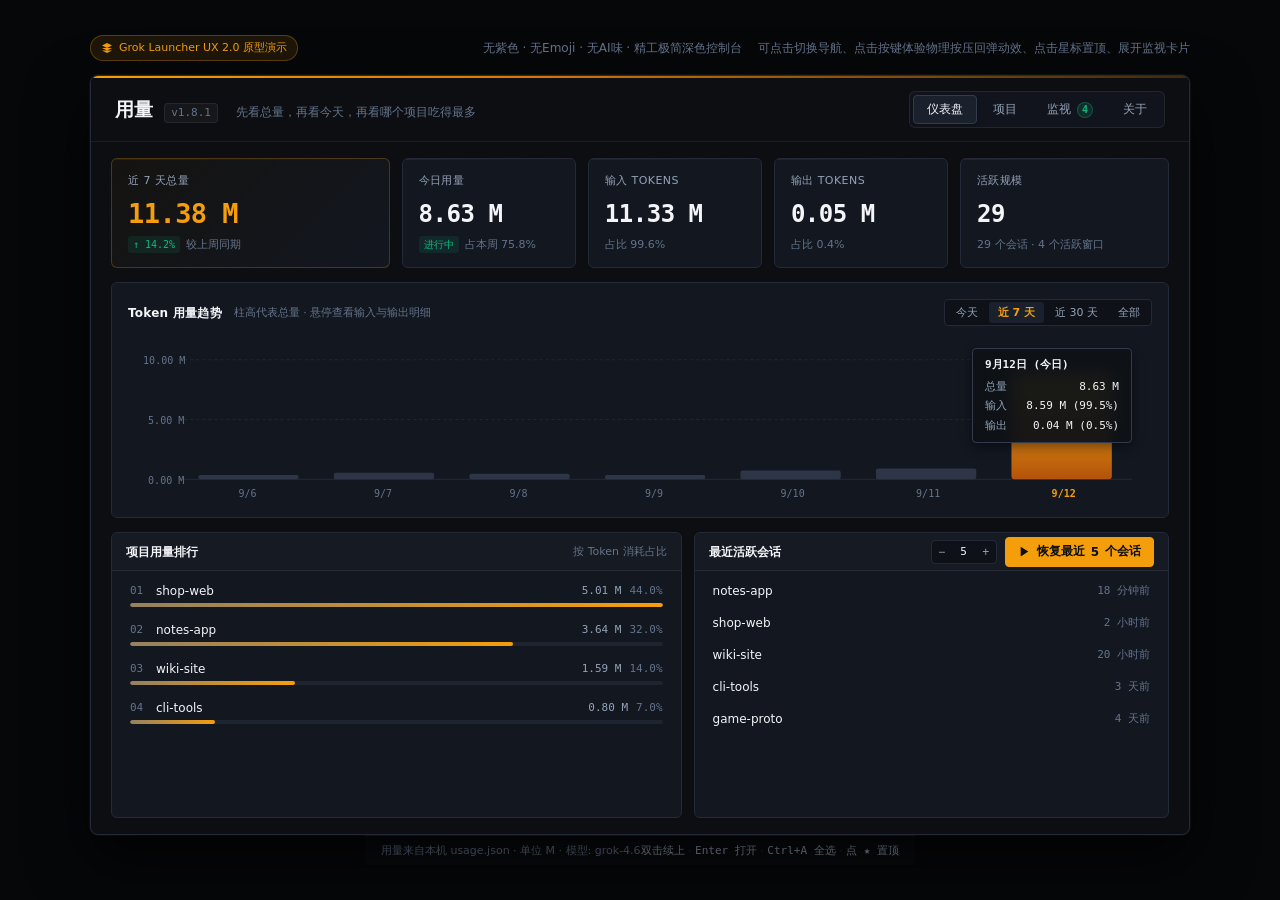
<file: ux/mockups/index.html>
<!DOCTYPE html>
<html lang="zh-CN">
<head>
  <meta charset="UTF-8">
  <meta name="viewport" content="width=device-width, initial-scale=1.0">
  <title>Grok 最近项目启动器 - UX 视觉与交互原型 (Precision Modern)</title>
  <link rel="stylesheet" href="design-tokens.css">
  <style>
    html {
      color-scheme: dark;
    }

    * {
      box-sizing: border-box;
      margin: 0;
      padding: 0;
      user-select: none;
      -webkit-user-select: none;
      scrollbar-width: thin;
      scrollbar-color: #2b3345 transparent;
    }

    *::-webkit-scrollbar {
      width: 5px;
      height: 5px;
    }

    *::-webkit-scrollbar-track {
      background: transparent;
    }

    *::-webkit-scrollbar-thumb {
      background: #252d3d;
      border-radius: 9999px;
      border: 1px solid rgba(255, 255, 255, 0.04);
    }

    *::-webkit-scrollbar-thumb:hover {
      background: #3b465c;
    }

    body {
      background-color: #060709;
      color: var(--text-primary);
      font-family: var(--font-sans);
      font-size: 13px;
      line-height: 1.5;
      display: flex;
      flex-direction: column;
      align-items: center;
      justify-content: center;
      min-height: 100vh;
      padding: 24px;
      overflow-x: hidden;
    }

    /* Prototype Frame Shell */
    .prototype-container {
      width: 1100px;
      max-width: 100%;
      height: 760px;
      background: var(--bg-app);
      border-radius: var(--radius-lg);
      border: 1px solid var(--border-default);
      box-shadow: 0 24px 60px rgba(0, 0, 0, 0.75), 0 0 0 1px rgba(255, 255, 255, 0.05);
      display: flex;
      flex-direction: column;
      overflow: hidden;
      position: relative;
    }

    /* Control Banner at top of webpage (outside app) */
    .ux-banner {
      width: 1100px;
      max-width: 100%;
      margin-bottom: 14px;
      display: flex;
      align-items: center;
      justify-content: space-between;
      color: var(--text-secondary);
      font-size: 12px;
    }
    .ux-badge {
      display: inline-flex;
      align-items: center;
      gap: 6px;
      padding: 4px 10px;
      background: rgba(245, 158, 11, 0.1);
      border: 1px solid rgba(245, 158, 11, 0.3);
      border-radius: var(--radius-pill);
      color: var(--accent-primary);
      font-weight: 500;
      font-size: 11px;
    }
    .ux-tips {
      display: flex;
      align-items: center;
      gap: 16px;
      color: var(--text-tertiary);
    }
    .ux-tips kbd {
      background: #1a202c;
      border: 1px solid #2d3748;
      border-radius: 3px;
      padding: 1px 5px;
      color: var(--text-secondary);
      font-family: var(--font-mono);
      font-size: 10px;
    }

    /* Top Accent Line */
    .app-top-accent {
      height: 2px;
      width: 100%;
      background: linear-gradient(90deg, var(--accent-primary) 0%, #d97706 40%, rgba(245, 158, 11, 0.2) 100%);
      flex-shrink: 0;
    }

    /* App Header */
    .app-header {
      height: 64px;
      padding: 0 24px;
      display: flex;
      align-items: center;
      justify-content: space-between;
      background: var(--bg-app);
      border-bottom: 1px solid var(--border-subtle);
      flex-shrink: 0;
    }

    .header-left {
      display: flex;
      align-items: baseline;
      gap: 12px;
    }

    .app-title {
      font-family: var(--font-display);
      font-size: 19px;
      font-weight: 600;
      letter-spacing: -0.02em;
      color: var(--text-primary);
      transition: color var(--duration-fast);
    }

    .app-ver {
      font-family: var(--font-mono);
      font-size: 11px;
      color: var(--text-tertiary);
      background: rgba(255, 255, 255, 0.04);
      padding: 1px 6px;
      border-radius: var(--radius-sm);
      border: 1px solid var(--border-subtle);
    }

    .app-subtitle {
      font-size: 12px;
      color: var(--text-tertiary);
      margin-left: 6px;
    }

    /* Header Nav Tabs with Sliding Indicator */
    .nav-tabs-wrapper {
      position: relative;
      display: flex;
      align-items: center;
      background: rgba(19, 23, 32, 0.8);
      border: 1px solid var(--border-subtle);
      border-radius: var(--radius-md);
      padding: 3px;
      gap: 2px;
    }

    .tab-btn {
      position: relative;
      background: transparent;
      border: none;
      outline: none;
      color: var(--text-secondary);
      font-family: var(--font-sans);
      font-size: 12px;
      font-weight: 500;
      padding: 6px 14px;
      border-radius: var(--radius-sm);
      cursor: pointer;
      transition: color var(--duration-fast), transform var(--duration-fast);
      display: inline-flex;
      align-items: center;
      gap: 6px;
      z-index: 2;
    }

    .tab-btn:hover {
      color: var(--text-primary);
    }

    .tab-btn:active {
      transform: scale(0.96);
    }

    .tab-btn.active {
      color: var(--text-primary);
    }

    /* Sliding pill background */
    .tab-indicator {
      position: absolute;
      top: 3px;
      bottom: 3px;
      left: 3px;
      background: var(--bg-surface-hover);
      border: 1px solid var(--border-strong);
      border-radius: var(--radius-sm);
      transition: all 220ms var(--ease-out-quint);
      z-index: 1;
      box-shadow: 0 1px 3px rgba(0, 0, 0, 0.3);
    }

    .tab-badge {
      display: inline-flex;
      align-items: center;
      justify-content: center;
      min-width: 16px;
      height: 16px;
      padding: 0 4px;
      border-radius: 8px;
      background: rgba(16, 185, 129, 0.15);
      border: 1px solid rgba(16, 185, 129, 0.3);
      color: var(--status-working);
      font-size: 10px;
      font-family: var(--font-mono);
      font-weight: 600;
    }

    /* App Views Container */
    .app-main {
      flex: 1;
      position: relative;
      overflow: hidden;
      display: flex;
      flex-direction: column;
    }

    .view-page {
      position: absolute;
      inset: 0;
      display: flex;
      flex-direction: column;
      opacity: 0;
      pointer-events: none;
      transform: translateY(6px);
      transition: opacity 180ms var(--ease-out-quint), transform 180ms var(--ease-out-quint);
    }

    .view-page.active {
      opacity: 1;
      pointer-events: auto;
      transform: translateY(0);
    }

    /* ==========================================================================
       PAGE 1: DASHBOARD VIEW
       ========================================================================== */
    .dash-scroll {
      flex: 1;
      padding: 16px 20px;
      display: flex;
      flex-direction: column;
      gap: 14px;
      overflow-y: auto;
    }

    /* KPI Row */
    .kpi-row {
      display: grid;
      grid-template-columns: 1.6fr 1fr 1fr 1fr 1.2fr;
      gap: 12px;
      flex-shrink: 0;
    }

    .kpi-card {
      background: var(--bg-surface);
      border: 1px solid var(--border-default);
      border-radius: var(--radius-md);
      padding: 14px 16px;
      display: flex;
      flex-direction: column;
      justify-content: space-between;
      position: relative;
      overflow: hidden;
      transition: border-color var(--duration-fast), transform var(--duration-fast), box-shadow var(--duration-fast);
    }

    .kpi-card::before {
      content: "";
      position: absolute;
      top: 0;
      left: 0;
      right: 0;
      height: 1px;
      background: linear-gradient(90deg, rgba(255,255,255,0.06), transparent);
    }

    .kpi-card:hover {
      border-color: var(--border-strong);
      transform: translateY(-1px);
      box-shadow: var(--shadow-sm);
    }

    .kpi-card.hero {
      background: linear-gradient(135deg, rgba(245, 158, 11, 0.04) 0%, var(--bg-surface) 100%);
      border-color: rgba(245, 158, 11, 0.25);
    }
    .kpi-card.hero:hover {
      border-color: rgba(245, 158, 11, 0.45);
    }

    .kpi-label {
      font-size: 11px;
      font-weight: 500;
      color: var(--text-secondary);
      text-transform: uppercase;
      letter-spacing: 0.04em;
    }

    .kpi-value {
      font-family: var(--font-mono);
      font-size: 24px;
      font-weight: 600;
      letter-spacing: -0.02em;
      color: var(--text-primary);
      margin: 4px 0 2px 0;
      font-variant-numeric: tabular-nums;
    }

    .kpi-card.hero .kpi-value {
      color: var(--accent-primary);
      font-size: 27px;
    }

    .kpi-sub {
      font-size: 11px;
      color: var(--text-tertiary);
      display: flex;
      align-items: center;
      gap: 6px;
    }

    .kpi-badge {
      display: inline-flex;
      align-items: center;
      gap: 4px;
      font-size: 10px;
      font-family: var(--font-mono);
      color: var(--status-working);
      background: rgba(16, 185, 129, 0.1);
      padding: 1px 5px;
      border-radius: 3px;
    }

    /* Chart Section */
    .chart-panel {
      background: var(--bg-surface);
      border: 1px solid var(--border-default);
      border-radius: var(--radius-md);
      padding: 16px;
      display: flex;
      flex-direction: column;
      gap: 12px;
      height: 236px;
      flex-shrink: 0;
      position: relative;
    }

    .chart-header {
      display: flex;
      align-items: center;
      justify-content: space-between;
    }

    .chart-title-group {
      display: flex;
      align-items: center;
      gap: 12px;
    }

    .chart-title {
      font-size: 12px;
      font-weight: 600;
      color: var(--text-primary);
      letter-spacing: 0.02em;
    }

    .chart-legend {
      font-size: 11px;
      color: var(--text-tertiary);
    }

    /* Range Pill Filter */
    .range-switcher {
      display: flex;
      align-items: center;
      background: var(--bg-input);
      border: 1px solid var(--border-default);
      border-radius: var(--radius-sm);
      padding: 2px;
      gap: 2px;
    }

    .range-btn {
      background: transparent;
      border: none;
      outline: none;
      color: var(--text-secondary);
      font-size: 11px;
      font-family: var(--font-sans);
      padding: 3px 9px;
      border-radius: 3px;
      cursor: pointer;
      transition: all var(--duration-fast);
    }

    .range-btn:hover {
      color: var(--text-primary);
    }

    .range-btn:active {
      transform: scale(0.95);
    }

    .range-btn.active {
      background: var(--bg-surface-hover);
      color: var(--accent-primary);
      font-weight: 600;
    }

    /* SVG Chart Canvas */
    .chart-svg-container {
      flex: 1;
      position: relative;
      width: 100%;
      height: 100%;
    }

    .chart-bar {
      cursor: pointer;
      transition: fill var(--duration-fast), opacity var(--duration-fast);
    }

    .chart-bar:hover {
      opacity: 0.85;
    }

    /* Interactive Tooltip in Chart */
    .chart-tooltip {
      position: absolute;
      top: 10px;
      right: 20px;
      background: rgba(14, 17, 23, 0.95);
      backdrop-filter: blur(8px);
      border: 1px solid var(--border-strong);
      border-radius: var(--radius-sm);
      padding: 8px 12px;
      font-size: 11px;
      pointer-events: none;
      box-shadow: var(--shadow-md);
      display: flex;
      flex-direction: column;
      gap: 3px;
      min-width: 160px;
      transition: opacity var(--duration-fast);
    }
    .chart-tooltip .tt-date {
      color: var(--text-primary);
      font-weight: 600;
      font-family: var(--font-mono);
      margin-bottom: 2px;
    }
    .chart-tooltip .tt-row {
      display: flex;
      justify-content: space-between;
      gap: 12px;
      color: var(--text-secondary);
      font-family: var(--font-mono);
    }
    .chart-tooltip .tt-row span:last-child {
      color: var(--text-primary);
    }

    /* Dashboard Bottom Split */
    .dash-split {
      display: grid;
      grid-template-columns: 1.2fr 1fr;
      gap: 12px;
      flex: 1;
      min-height: 210px;
    }

    .split-card {
      background: var(--bg-surface);
      border: 1px solid var(--border-default);
      border-radius: var(--radius-md);
      display: flex;
      flex-direction: column;
      overflow: hidden;
    }

    .split-head {
      height: 38px;
      padding: 0 14px;
      display: flex;
      align-items: center;
      justify-content: space-between;
      border-bottom: 1px solid var(--border-subtle);
      background: rgba(255, 255, 255, 0.01);
      flex-shrink: 0;
    }

    .split-title {
      font-size: 12px;
      font-weight: 600;
      color: var(--text-primary);
    }

    .split-body {
      flex: 1;
      padding: 6px 10px;
      overflow-y: auto;
      display: flex;
      flex-direction: column;
      gap: 4px;
    }

    /* Rank Rows */
    .rank-row {
      padding: 5px 8px;
      border-radius: var(--radius-sm);
      display: flex;
      flex-direction: column;
      gap: 3px;
      transition: background var(--duration-fast);
      cursor: default;
    }
    .rank-row:hover {
      background: var(--bg-surface-hover);
    }

    .rank-row-top {
      display: flex;
      align-items: center;
      justify-content: space-between;
      font-size: 12px;
    }
    .rank-name-wrap {
      display: flex;
      align-items: center;
      gap: 8px;
    }
    .rank-idx {
      font-family: var(--font-mono);
      font-size: 11px;
      color: var(--text-tertiary);
      width: 18px;
    }
    .rank-name {
      color: var(--text-primary);
      font-weight: 500;
    }
    .rank-metric {
      font-family: var(--font-mono);
      font-size: 11px;
      color: var(--text-secondary);
      display: flex;
      gap: 8px;
    }
    .rank-metric span:last-child {
      color: var(--text-tertiary);
    }
    .rank-track {
      height: 4px;
      background: #1e2430;
      border-radius: 2px;
      overflow: hidden;
      width: 100%;
    }
    .rank-fill {
      height: 100%;
      background: linear-gradient(90deg, #948160, var(--accent-primary));
      border-radius: 2px;
      transition: width 400ms var(--ease-out-quint);
    }

    /* Recent Sessions List */
    .quick-launch-ctrl {
      display: flex;
      align-items: center;
      gap: 8px;
    }

    .stepper-box {
      display: flex;
      align-items: center;
      background: var(--bg-input);
      border: 1px solid var(--border-default);
      border-radius: var(--radius-sm);
      overflow: hidden;
      height: 24px;
    }

    .stepper-btn {
      background: transparent;
      border: none;
      color: var(--text-secondary);
      width: 20px;
      height: 100%;
      cursor: pointer;
      display: flex;
      align-items: center;
      justify-content: center;
      font-size: 12px;
      transition: background var(--duration-fast), color var(--duration-fast);
    }
    .stepper-btn:hover {
      background: var(--bg-surface-hover);
      color: var(--text-primary);
    }
    .stepper-btn:active {
      background: var(--bg-surface-active);
    }
    .stepper-val {
      font-family: var(--font-mono);
      font-size: 11px;
      color: var(--text-primary);
      width: 24px;
      text-align: center;
    }

    .session-item {
      display: flex;
      align-items: center;
      justify-content: space-between;
      padding: 5px 8px;
      border-radius: var(--radius-sm);
      cursor: pointer;
      transition: background var(--duration-fast), transform var(--duration-fast);
    }
    .session-item:hover {
      background: var(--bg-surface-hover);
    }
    .session-item:active {
      transform: scale(0.99);
      background: var(--bg-surface-active);
    }
    .session-name {
      color: var(--text-primary);
      font-weight: 500;
      font-size: 12px;
    }
    .session-time {
      font-family: var(--font-mono);
      font-size: 11px;
      color: var(--text-tertiary);
    }

    /* ==========================================================================
       PAGE 2: PROJECTS VIEW
       ========================================================================== */
    .projects-toolbar {
      height: 48px;
      padding: 0 20px;
      display: flex;
      align-items: center;
      justify-content: space-between;
      background: var(--bg-surface);
      border-bottom: 1px solid var(--border-subtle);
      flex-shrink: 0;
      gap: 16px;
    }

    .toolbar-left {
      display: flex;
      align-items: center;
      gap: 12px;
      flex: 1;
    }

    .search-container {
      position: relative;
      width: 320px;
      display: flex;
      align-items: center;
    }

    .search-icon {
      position: absolute;
      left: 10px;
      width: 14px;
      height: 14px;
      fill: var(--text-tertiary);
      pointer-events: none;
      transition: fill var(--duration-fast);
    }

    .search-input {
      width: 100%;
      height: 30px;
      background: var(--bg-input);
      border: 1px solid var(--border-default);
      border-radius: var(--radius-sm);
      padding: 0 28px 0 32px;
      color: var(--text-primary);
      font-family: var(--font-sans);
      font-size: 12px;
      outline: none;
      transition: border-color var(--duration-fast), box-shadow var(--duration-fast);
    }

    .search-input:focus {
      border-color: var(--accent-primary);
      box-shadow: 0 0 0 1px var(--accent-primary);
    }
    .search-input:focus ~ .search-icon {
      fill: var(--accent-primary);
    }

    .search-shortcut {
      position: absolute;
      right: 8px;
      font-family: var(--font-mono);
      font-size: 10px;
      color: var(--text-tertiary);
      background: #1c222e;
      padding: 1px 4px;
      border-radius: 3px;
      border: 1px solid var(--border-subtle);
    }

    .filter-checkbox {
      display: flex;
      align-items: center;
      gap: 6px;
      font-size: 12px;
      color: var(--text-secondary);
      cursor: pointer;
    }
    .filter-checkbox input[type="checkbox"] {
      accent-color: var(--accent-primary);
      cursor: pointer;
    }

    .selection-badge {
      font-size: 11px;
      color: var(--text-tertiary);
      font-family: var(--font-mono);
      padding-left: 6px;
      border-left: 1px solid var(--border-subtle);
    }
    .selection-badge.has-sel {
      color: var(--accent-primary);
    }

    .toolbar-actions {
      display: flex;
      align-items: center;
      gap: 8px;
    }

    /* Buttons with tactile feedback */
    .btn {
      position: relative;
      display: inline-flex;
      align-items: center;
      justify-content: center;
      gap: 6px;
      height: 30px;
      padding: 0 12px;
      border-radius: var(--radius-sm);
      font-family: var(--font-sans);
      font-size: 12px;
      font-weight: 500;
      cursor: pointer;
      border: 1px solid transparent;
      outline: none;
      transition: background var(--duration-fast), border-color var(--duration-fast), transform var(--duration-fast), box-shadow var(--duration-fast);
      white-space: nowrap;
    }

    .btn:active {
      transform: translateY(1px) scale(0.97);
    }

    .btn-primary {
      background: var(--accent-primary);
      color: var(--text-inverse);
      border-color: var(--accent-primary);
      font-weight: 600;
    }
    .btn-primary:hover {
      background: var(--accent-hover);
      border-color: var(--accent-hover);
      box-shadow: 0 2px 8px rgba(245, 158, 11, 0.35);
    }
    .btn-primary:active {
      background: var(--accent-active);
    }

    .btn-secondary {
      background: var(--bg-surface-hover);
      color: var(--text-primary);
      border-color: var(--border-strong);
    }
    .btn-secondary:hover {
      background: #252e3e;
      border-color: #404c63;
      box-shadow: var(--shadow-sm);
    }
    .btn-secondary:active {
      background: var(--bg-surface-active);
    }

    .btn-danger-outline {
      background: transparent;
      color: var(--status-danger);
      border-color: rgba(244, 63, 94, 0.3);
    }
    .btn-danger-outline:hover {
      background: var(--status-danger-bg);
      border-color: var(--status-danger);
    }

    .btn-icon {
      padding: 0 8px;
    }

    .btn svg {
      width: 13px;
      height: 13px;
      fill: currentColor;
    }

    /* Projects Table */
    .table-container {
      flex: 1;
      overflow-y: auto;
      background: var(--bg-app);
      position: relative;
    }

    .data-table {
      width: 100%;
      border-collapse: collapse;
      text-align: left;
    }

    .data-table th {
      position: sticky;
      top: 0;
      background: #11141c;
      color: var(--text-tertiary);
      font-size: 11px;
      font-weight: 500;
      text-transform: uppercase;
      letter-spacing: 0.04em;
      padding: 8px 14px;
      border-bottom: 1px solid var(--border-default);
      z-index: 2;
    }

    .data-table td {
      padding: 9px 14px;
      border-bottom: 1px solid rgba(255, 255, 255, 0.03);
      font-size: 12px;
      color: var(--text-secondary);
      transition: background var(--duration-fast);
    }

    .data-table tr {
      cursor: pointer;
      position: relative;
    }

    .data-table tr:hover td {
      background: rgba(255, 255, 255, 0.025);
      color: var(--text-primary);
    }

    .data-table tr.selected td {
      background: rgba(245, 158, 11, 0.08);
      color: var(--text-primary);
    }

    .data-table tr.selected td:first-child {
      box-shadow: inset 3px 0 0 var(--accent-primary);
    }

    .cell-pin {
      width: 36px;
      text-align: center;
      padding: 9px 4px !important;
    }

    .pin-icon {
      width: 14px;
      height: 14px;
      fill: var(--text-tertiary);
      transition: fill var(--duration-fast), transform var(--duration-fast);
      vertical-align: middle;
      cursor: pointer;
    }
    .pin-icon:hover {
      transform: scale(1.2);
    }
    .pin-icon.pinned {
      fill: var(--accent-primary);
    }

    .cell-name {
      color: var(--text-primary);
      font-weight: 500;
    }
    .cell-mono {
      font-family: var(--font-mono);
      font-size: 11px;
      font-variant-numeric: tabular-nums;
    }
    .cell-path {
      color: var(--text-tertiary);
      font-family: var(--font-mono);
      font-size: 11px;
    }

    /* ==========================================================================
       PAGE 3: WATCH VIEW (Process Monitor)
       ========================================================================== */
    .watch-scroll {
      flex: 1;
      padding: 16px 20px;
      overflow-y: auto;
      display: flex;
      flex-direction: column;
      gap: 12px;
    }

    .watch-status-banner {
      display: flex;
      align-items: center;
      justify-content: space-between;
      padding: 8px 14px;
      background: var(--bg-surface);
      border: 1px solid var(--border-default);
      border-radius: var(--radius-sm);
      font-size: 12px;
      color: var(--text-secondary);
    }
    .watch-stats-pills {
      display: flex;
      align-items: center;
      gap: 12px;
    }
    .watch-stat-item {
      display: inline-flex;
      align-items: center;
      gap: 6px;
      font-family: var(--font-mono);
      font-size: 11px;
    }

    /* Status dot with animated pulse */
    .status-dot {
      width: 8px;
      height: 8px;
      border-radius: 50%;
      background: var(--status-idle);
      position: relative;
      flex-shrink: 0;
    }
    .status-dot.working {
      background: var(--status-working);
      box-shadow: 0 0 8px var(--status-working-glow);
    }
    .status-dot.working::after {
      content: "";
      position: absolute;
      inset: -3px;
      border-radius: 50%;
      border: 1.5px solid var(--status-working);
      opacity: 0.6;
      animation: pulse-ring 2s infinite cubic-bezier(0.215, 0.61, 0.355, 1);
    }

    @keyframes pulse-ring {
      0% { transform: scale(0.8); opacity: 0.8; }
      50% { transform: scale(1.6); opacity: 0; }
      100% { transform: scale(1.6); opacity: 0; }
    }

    .status-dot.created {
      background: var(--status-created);
    }

    /* Watch Card Laser Shimmer and Motion Animations */
    @keyframes laser-sweep {
      0% { transform: translateX(-100%); }
      100% { transform: translateX(250%); }
    }
    @keyframes spin-tech {
      from { transform: rotate(0deg); }
      to { transform: rotate(360deg); }
    }
    @keyframes blink-cursor {
      0%, 100% { opacity: 1; }
      50% { opacity: 0; }
    }
    @keyframes pulse-amber-glow {
      0%, 100% { border-color: rgba(245, 158, 11, 0.35); box-shadow: 0 0 0 rgba(245, 158, 11, 0); }
      50% { border-color: rgba(245, 158, 11, 0.85); box-shadow: 0 0 14px rgba(245, 158, 11, 0.28); }
    }
    @keyframes flow-dash {
      to { stroke-dashoffset: -16; }
    }

    /* Process Card with Accordion */
    .watch-card {
      background: var(--bg-surface);
      border: 1px solid var(--border-default);
      border-radius: var(--radius-md);
      display: flex;
      flex-direction: column;
      overflow: hidden;
      position: relative;
      transition: border-color var(--duration-fast), box-shadow var(--duration-fast);
    }

    .watch-card:hover {
      border-color: var(--border-strong);
    }
    .watch-card.active-working {
      border-color: rgba(16, 185, 129, 0.4);
      box-shadow: 0 4px 20px rgba(0, 0, 0, 0.5), 0 0 20px rgba(16, 185, 129, 0.08);
    }

    /* Laser Shimmer Bar on Top of Active Card */
    .card-laser-track {
      position: absolute;
      top: 0;
      left: 0;
      right: 0;
      height: 2px;
      overflow: hidden;
      background: rgba(16, 185, 129, 0.15);
      z-index: 5;
    }
    .card-laser-beam {
      width: 45%;
      height: 100%;
      background: linear-gradient(90deg, transparent, #10b981, #34d399, #fbbf24, transparent);
      animation: laser-sweep 2.2s cubic-bezier(0.4, 0, 0.2, 1) infinite;
    }

    .watch-card-header {
      padding: 12px 16px;
      display: flex;
      align-items: center;
      justify-content: space-between;
      cursor: pointer;
      background: var(--bg-surface);
      transition: background var(--duration-fast);
      position: relative;
    }
    .watch-card-header:hover {
      background: var(--bg-surface-hover);
    }

    .watch-left {
      display: flex;
      align-items: center;
      gap: 12px;
      flex: 1;
    }

    .chevron-icon {
      width: 14px;
      height: 14px;
      fill: var(--text-tertiary);
      transition: transform 200ms var(--ease-out-quint);
    }
    .watch-card.expanded .chevron-icon {
      transform: rotate(90deg);
    }

    .watch-proc-title {
      font-size: 13px;
      font-weight: 600;
      color: var(--text-primary);
    }

    .badge-chip {
      display: inline-flex;
      align-items: center;
      gap: 5px;
      padding: 2px 8px;
      border-radius: 3px;
      font-size: 11px;
      font-family: var(--font-mono);
      font-weight: 500;
    }
    .badge-chip.working {
      background: rgba(16, 185, 129, 0.12);
      color: var(--status-working);
      border: 1px solid rgba(16, 185, 129, 0.35);
    }
    .badge-chip.idle {
      background: rgba(100, 116, 139, 0.12);
      color: var(--status-idle);
      border: 1px solid rgba(100, 116, 139, 0.3);
    }
    .badge-chip.created {
      background: rgba(56, 189, 248, 0.12);
      color: var(--status-created);
      border: 1px solid rgba(56, 189, 248, 0.3);
    }

    .spin-icon {
      animation: spin-tech 1.4s linear infinite;
    }

    .watch-meta-line {
      font-size: 11px;
      color: var(--text-tertiary);
      font-family: var(--font-mono);
      display: flex;
      align-items: center;
      gap: 8px;
    }

    /* Segmented Visual Context Meter */
    .context-gauge-wrap {
      display: inline-flex;
      align-items: center;
      gap: 6px;
      background: #0e1117;
      border: 1px solid var(--border-default);
      padding: 2px 7px;
      border-radius: 4px;
    }
    .context-segmented {
      display: flex;
      gap: 2px;
      height: 6px;
      align-items: center;
    }
    .context-segment {
      width: 4px;
      height: 6px;
      border-radius: 1px;
      background: #1c222e;
      transition: background 300ms ease;
    }
    .context-segment.filled {
      background: var(--accent-primary);
    }
    .context-segment.filled-green {
      background: var(--status-working);
    }

    .watch-actions {
      display: flex;
      align-items: center;
      gap: 6px;
    }

    /* Structured Details Accordion Body */
    .watch-card-body {
      max-height: 0;
      opacity: 0;
      overflow: hidden;
      transition: max-height 320ms var(--ease-out-quint), opacity 250ms var(--ease-out-quint);
      background: #090b10;
      border-top: 1px solid var(--border-subtle);
      padding: 0 16px;
    }

    .watch-card.expanded .watch-card-body {
      max-height: 480px;
      opacity: 1;
      padding: 14px 16px;
    }

    /* Visual Execution Pipeline Flow */
    .pipeline-container {
      background: #11141c;
      border: 1px solid var(--border-default);
      border-radius: var(--radius-sm);
      padding: 10px 14px;
      display: flex;
      align-items: center;
      justify-content: space-between;
      gap: 8px;
      margin-bottom: 12px;
      overflow-x: auto;
    }
    .pipeline-step {
      display: flex;
      align-items: center;
      gap: 8px;
      flex-shrink: 0;
    }
    .pipe-node {
      display: flex;
      align-items: center;
      gap: 6px;
      padding: 4px 10px;
      border-radius: var(--radius-sm);
      font-size: 11px;
      font-family: var(--font-mono);
      background: #161b24;
      border: 1px solid var(--border-default);
      color: var(--text-secondary);
      transition: all var(--duration-fast);
    }
    .pipe-node.done {
      border-color: rgba(16, 185, 129, 0.3);
      color: #34d399;
      background: rgba(16, 185, 129, 0.08);
    }
    .pipe-node.active {
      border-color: var(--accent-primary);
      color: #fbbf24;
      background: rgba(245, 158, 11, 0.12);
      animation: pulse-amber-glow 2s infinite ease-in-out;
      font-weight: 600;
    }
    .pipe-arrow {
      color: var(--text-tertiary);
      display: flex;
      align-items: center;
    }
    .flow-line {
      stroke-dasharray: 4, 3;
      animation: flow-dash 0.8s linear infinite;
    }

    /* Live Activity Stream Terminal Console */
    .live-console-box {
      background: #060709;
      border: 1px solid var(--border-default);
      border-radius: var(--radius-sm);
      padding: 10px 14px;
      font-family: var(--font-mono);
      font-size: 11px;
      line-height: 1.6;
      color: #94a3b8;
      height: 96px;
      overflow-y: auto;
    }
    .log-line {
      display: flex;
      gap: 8px;
      margin-bottom: 2px;
    }
    .log-time { color: var(--text-tertiary); }
    .log-tag-info { color: #38bdf8; font-weight: 600; }
    .log-tag-exec { color: #f59e0b; font-weight: 600; }
    .log-tag-done { color: #10b981; font-weight: 600; }
    .blinking-cursor {
      animation: blink-cursor 0.9s infinite;
      color: var(--accent-primary);
      font-weight: 700;
    }

    .detail-grid {
      display: grid;
      grid-template-columns: 1fr 1fr;
      gap: 12px;
    }

    .detail-section {
      display: flex;
      flex-direction: column;
      gap: 6px;
    }

    .detail-section-title {
      font-size: 10px;
      font-weight: 600;
      color: var(--text-tertiary);
      text-transform: uppercase;
      letter-spacing: 0.05em;
    }

    .meta-chip-list {
      display: flex;
      flex-wrap: wrap;
      gap: 10px;
      font-family: var(--font-mono);
      font-size: 11px;
      color: var(--text-tertiary);
      background: #11141c;
      padding: 8px 12px;
      border-radius: var(--radius-sm);
      border: 1px solid var(--border-subtle);
    }
    .meta-chip-list span {
      color: var(--text-secondary);
    }

    /* App Status Footer */
    .app-footer {
      height: 30px;
      padding: 0 16px;
      display: flex;
      align-items: center;
      justify-content: space-between;
      background: #090b0e;
      border-top: 1px solid var(--border-subtle);
      font-size: 11px;
      color: var(--text-tertiary);
      flex-shrink: 0;
    }

    .footer-left {
      display: flex;
      align-items: center;
      gap: 8px;
    }
    .footer-sep {
      color: #2a313d;
    }
    .footer-shortcut {
      color: var(--text-secondary);
      font-family: var(--font-mono);
    }
  </style>
</head>
<body>

  <!-- Top Info Strip for UX Evaluator -->
  <div class="ux-banner">
    <div class="ux-badge">
      <svg width="12" height="12" viewBox="0 0 24 24" fill="currentColor"><path d="M12 2L2 7l10 5 10-5-10-5zM2 17l10 5 10-5M2 12l10 5 10-5"/></svg>
      Grok Launcher UX 2.0 原型演示
    </div>
    <div class="ux-tips">
      <span>无紫色 · 无Emoji · 无AI味 · 精工极简深色控制台</span>
      <span>可点击切换导航、点击按键体验物理按压回弹动效、点击星标置顶、展开监视卡片</span>
    </div>
  </div>

  <!-- Main Prototype Shell Window -->
  <div class="prototype-container">

    <!-- Top Accent Edge -->
    <div class="app-top-accent"></div>

    <!-- Application Top Header -->
    <header class="app-header">
      <div class="header-left">
        <span class="app-title" id="pageTitle">用量</span>
        <span class="app-ver">v1.8.1</span>
        <span class="app-subtitle" id="pageSubtitle">先看总量，再看今天，再看哪个项目吃得最多</span>
      </div>

      <!-- Segmented Navigation with Sliding Indicator -->
      <nav class="nav-tabs-wrapper" id="tabNav">
        <div class="tab-indicator" id="tabIndicator"></div>
        <button class="tab-btn active" data-tab="dash" onclick="switchPage('dash', this)">
          仪表盘
        </button>
        <button class="tab-btn" data-tab="projects" onclick="switchPage('projects', this)">
          项目
        </button>
        <button class="tab-btn" data-tab="watch" onclick="switchPage('watch', this)">
          监视
          <span class="tab-badge">4</span>
        </button>
        <button class="tab-btn" data-tab="about" onclick="openAbout()">
          关于
        </button>
      </nav>
    </header>

    <!-- Main Dynamic Views Content Area -->
    <main class="app-main">

      <!-- ====================================================================
           VIEW 1: DASHBOARD
           ==================================================================== -->
      <div class="view-page active" id="view-dash">
        <div class="dash-scroll">

          <!-- 5 Top Metric Cards -->
          <section class="kpi-row">
            <div class="kpi-card hero">
              <span class="kpi-label">近 7 天总量</span>
              <div class="kpi-value">11.38 M</div>
              <div class="kpi-sub">
                <span class="kpi-badge">↑ 14.2%</span> 较上周同期
              </div>
            </div>

            <div class="kpi-card">
              <span class="kpi-label">今日用量</span>
              <div class="kpi-value">8.63 M</div>
              <div class="kpi-sub">
                <span class="kpi-badge">进行中</span> 占本周 75.8%
              </div>
            </div>

            <div class="kpi-card">
              <span class="kpi-label">输入 Tokens</span>
              <div class="kpi-value">11.33 M</div>
              <div class="kpi-sub">占比 99.6%</div>
            </div>

            <div class="kpi-card">
              <span class="kpi-label">输出 Tokens</span>
              <div class="kpi-value">0.05 M</div>
              <div class="kpi-sub">占比 0.4%</div>
            </div>

            <div class="kpi-card">
              <span class="kpi-label">活跃规模</span>
              <div class="kpi-value">29</div>
              <div class="kpi-sub">29 个会话 · 4 个活跃窗口</div>
            </div>
          </section>

          <!-- Middle Chart Section -->
          <section class="chart-panel">
            <div class="chart-header">
              <div class="chart-title-group">
                <span class="chart-title">Token 用量趋势</span>
                <span class="chart-legend">柱高代表总量 · 悬停查看输入与输出明细</span>
              </div>

              <!-- Time Range Switcher -->
              <div class="range-switcher">
                <button class="range-btn" onclick="setChartRange('today', this)">今天</button>
                <button class="range-btn active" onclick="setChartRange('7d', this)">近 7 天</button>
                <button class="range-btn" onclick="setChartRange('30d', this)">近 30 天</button>
                <button class="range-btn" onclick="setChartRange('all', this)">全部</button>
              </div>
            </div>

            <!-- SVG Vector Chart with crisp crisp grid -->
            <div class="chart-svg-container">
              <svg width="100%" height="100%" viewBox="0 0 1020 150" preserveAspectRatio="none">
                <!-- Horizontal Grid Lines -->
                <line x1="50" y1="20" x2="1000" y2="20" stroke="#1f2532" stroke-dasharray="3,3"/>
                <text x="15" y="24" fill="#64748b" font-size="10" font-family="monospace">10.00 M</text>

                <line x1="50" y1="75" x2="1000" y2="75" stroke="#1f2532" stroke-dasharray="3,3"/>
                <text x="20" y="79" fill="#64748b" font-size="10" font-family="monospace">5.00 M</text>

                <line x1="50" y1="130" x2="1000" y2="130" stroke="#232a38"/>
                <text x="20" y="134" fill="#64748b" font-size="10" font-family="monospace">0.00 M</text>

                <!-- Daily Bars with subtle rounded tops -->
                <!-- 9/6 -->
                <rect class="chart-bar" x="70" y="126" width="100" height="4" rx="2" fill="#2d3546" onmouseenter="showTooltip('9月6日', '0.12 M', '0.11 M', '0.01 M', '')"/>
                <text x="110" y="146" fill="#64748b" font-size="10" font-family="monospace">9/6</text>

                <!-- 9/7 -->
                <rect class="chart-bar" x="205" y="124" width="100" height="6" rx="2" fill="#2d3546" onmouseenter="showTooltip('9月7日', '0.24 M', '0.23 M', '0.01 M', '+100%')"/>
                <text x="245" y="146" fill="#64748b" font-size="10" font-family="monospace">9/7</text>

                <!-- 9/8 -->
                <rect class="chart-bar" x="340" y="125" width="100" height="5" rx="2" fill="#2d3546" onmouseenter="showTooltip('9月8日', '0.18 M', '0.17 M', '0.01 M', '-25%')"/>
                <text x="380" y="146" fill="#64748b" font-size="10" font-family="monospace">9/8</text>

                <!-- 9/9 -->
                <rect class="chart-bar" x="475" y="126" width="100" height="4" rx="2" fill="#2d3546" onmouseenter="showTooltip('9月9日', '0.15 M', '0.14 M', '0.01 M', '-16%')"/>
                <text x="515" y="146" fill="#64748b" font-size="10" font-family="monospace">9/9</text>

                <!-- 9/10 -->
                <rect class="chart-bar" x="610" y="122" width="100" height="8" rx="2" fill="#2d3546" onmouseenter="showTooltip('9月10日', '0.45 M', '0.43 M', '0.02 M', '+200%')"/>
                <text x="650" y="146" fill="#64748b" font-size="10" font-family="monospace">9/10</text>

                <!-- 9/11 -->
                <rect class="chart-bar" x="745" y="120" width="100" height="10" rx="2" fill="#2d3546" onmouseenter="showTooltip('9月11日', '0.62 M', '0.60 M', '0.02 M', '+37%')"/>
                <text x="785" y="146" fill="#64748b" font-size="10" font-family="monospace">9/11</text>

                <!-- 9/12 Peak Bar -->
                <rect class="chart-bar" x="880" y="32" width="100" height="98" rx="3" fill="url(#barGrad)" onmouseenter="showTooltip('9月12日 (今日)', '8.63 M', '8.59 M', '0.04 M', '+1291%')"/>
                <text x="920" y="146" fill="#f59e0b" font-size="10" font-family="monospace" font-weight="bold">9/12</text>

                <defs>
                  <linearGradient id="barGrad" x1="0%" y1="0%" x2="0%" y2="100%">
                    <stop offset="0%" stop-color="#fbbf24"/>
                    <stop offset="100%" stop-color="#b45309"/>
                  </linearGradient>
                </defs>
              </svg>

              <!-- Dynamic Tooltip -->
              <div class="chart-tooltip" id="chartTooltip">
                <span class="tt-date" id="ttDate">9月12日 (今日)</span>
                <div class="tt-row"><span>总量</span><span id="ttTotal">8.63 M</span></div>
                <div class="tt-row"><span>输入</span><span id="ttIn">8.59 M (99.5%)</span></div>
                <div class="tt-row"><span>输出</span><span id="ttOut">0.04 M (0.5%)</span></div>
              </div>
            </div>
          </section>

          <!-- Bottom Split: Top Projects Ranking & Recent Sessions -->
          <section class="dash-split">
            <!-- Rank Panel -->
            <div class="split-card">
              <div class="split-head">
                <span class="split-title">项目用量排行</span>
                <span class="chart-legend">按 Token 消耗占比</span>
              </div>
              <div class="split-body">
                <div class="rank-row">
                  <div class="rank-row-top">
                    <div class="rank-name-wrap">
                      <span class="rank-idx">01</span>
                      <span class="rank-name">shop-web</span>
                    </div>
                    <div class="rank-metric">
                      <span>5.01 M</span>
                      <span>44.0%</span>
                    </div>
                  </div>
                  <div class="rank-track"><div class="rank-fill" style="width: 100%;"></div></div>
                </div>

                <div class="rank-row">
                  <div class="rank-row-top">
                    <div class="rank-name-wrap">
                      <span class="rank-idx">02</span>
                      <span class="rank-name">notes-app</span>
                    </div>
                    <div class="rank-metric">
                      <span>3.64 M</span>
                      <span>32.0%</span>
                    </div>
                  </div>
                  <div class="rank-track"><div class="rank-fill" style="width: 72%;"></div></div>
                </div>

                <div class="rank-row">
                  <div class="rank-row-top">
                    <div class="rank-name-wrap">
                      <span class="rank-idx">03</span>
                      <span class="rank-name">wiki-site</span>
                    </div>
                    <div class="rank-metric">
                      <span>1.59 M</span>
                      <span>14.0%</span>
                    </div>
                  </div>
                  <div class="rank-track"><div class="rank-fill" style="width: 31%;"></div></div>
                </div>

                <div class="rank-row">
                  <div class="rank-row-top">
                    <div class="rank-name-wrap">
                      <span class="rank-idx">04</span>
                      <span class="rank-name">cli-tools</span>
                    </div>
                    <div class="rank-metric">
                      <span>0.80 M</span>
                      <span>7.0%</span>
                    </div>
                  </div>
                  <div class="rank-track"><div class="rank-fill" style="width: 16%;"></div></div>
                </div>
              </div>
            </div>

            <!-- Recent Sessions Panel with Tactile Quick Launcher -->
            <div class="split-card">
              <div class="split-head">
                <span class="split-title">最近活跃会话</span>
                <div class="quick-launch-ctrl">
                  <div class="stepper-box">
                    <button class="stepper-btn" onclick="adjustQuickCount(-1)">−</button>
                    <span class="stepper-val" id="quickVal">5</span>
                    <button class="stepper-btn" onclick="adjustQuickCount(1)">+</button>
                  </div>
                  <button class="btn btn-primary" id="btnQuickLaunch" onclick="flashFeedback(this, '已发起终端拉起指令...')">
                    <svg viewBox="0 0 24 24"><path d="M5 3l14 9-14 9V3z"/></svg>
                    恢复最近 <span id="btnQuickCount">5</span> 个会话
                  </button>
                </div>
              </div>
              <div class="split-body">
                <div class="session-item" onclick="switchPage('projects')">
                  <span class="session-name">notes-app</span>
                  <span class="session-time">18 分钟前</span>
                </div>
                <div class="session-item" onclick="switchPage('projects')">
                  <span class="session-name">shop-web</span>
                  <span class="session-time">2 小时前</span>
                </div>
                <div class="session-item" onclick="switchPage('projects')">
                  <span class="session-name">wiki-site</span>
                  <span class="session-time">20 小时前</span>
                </div>
                <div class="session-item" onclick="switchPage('projects')">
                  <span class="session-name">cli-tools</span>
                  <span class="session-time">3 天前</span>
                </div>
                <div class="session-item" onclick="switchPage('projects')">
                  <span class="session-name">game-proto</span>
                  <span class="session-time">4 天前</span>
                </div>
              </div>
            </div>
          </section>

        </div>
      </div>

      <!-- ====================================================================
           VIEW 2: PROJECTS TABLE VIEW
           ==================================================================== -->
      <div class="view-page" id="view-projects">
        <!-- Toolbar with High-contrast tactile actions -->
        <div class="projects-toolbar">
          <div class="toolbar-left">
            <div class="search-container">
              <svg class="search-icon" viewBox="0 0 24 24">
                <path d="M15.5 14h-.79l-.28-.27C15.41 12.59 16 11.11 16 9.5 16 5.91 13.09 3 9.5 3S3 5.91 3 9.5 5.91 16 9.5 16c1.61 0 3.09-.59 4.23-1.57l.27.28v.79l5 4.99L20.49 19l-4.99-5zm-6 0C7.01 14 5 11.99 5 9.5S7.01 5 9.5 5 14 7.01 14 9.5 11.99 14 9.5 14z"/>
              </svg>
              <input type="text" class="search-input" id="projectSearch" placeholder="搜索项目、路径或摘要..." oninput="filterProjects(this.value)">
              <span class="search-shortcut">Ctrl+F</span>
            </div>

            <label class="filter-checkbox">
              <input type="checkbox" id="hideMissing">
              <span>隐藏失效目录</span>
            </label>

            <span class="selection-badge has-sel" id="selStatus">已选择: shop-web</span>
          </div>

          <div class="toolbar-actions">
            <!-- Tactile primary button -->
            <button class="btn btn-primary" onclick="flashFeedback(this, '正在打开 Windows Terminal 续跑会话...')">
              <svg viewBox="0 0 24 24"><path d="M8 5v14l11-7z"/></svg>
              继续最近会话
            </button>
            <button class="btn btn-secondary" onclick="flashFeedback(this, '正在新建会话...')">
              <svg viewBox="0 0 24 24"><path d="M19 13h-6v6h-2v-6H5v-2h6V5h2v6h6v2z"/></svg>
              新建会话
            </button>
            <button class="btn btn-secondary" onclick="flashFeedback(this, '弹出文件夹选择器...')">
              <svg viewBox="0 0 24 24"><path d="M10 4H4c-1.1 0-1.99.9-1.99 2L2 18c0 1.1.9 2 2 2h16c1.1 0 2-.9 2-2V8c0-1.1-.9-2-2-2h-8l-2-2z"/></svg>
              指定文件夹
            </button>
            <button class="btn btn-secondary" onclick="flashFeedback(this, '已拉起 Terminal...')">
              <svg viewBox="0 0 24 24"><path d="M20 4H4c-1.1 0-2 .9-2 2v12c0 1.1.9 2 2 2h16c1.1 0 2-.9 2-2V6c0-1.1-.9-2-2-2zm0 14H4V8h16v10zm-2-1l-4-4 1.41-1.41L18 14.17l4.59-4.58L24 11l-6 6z"/></svg>
              打开终端
            </button>
            <button class="btn btn-secondary" onclick="flashFeedback(this, '已打开资源管理器...')">
              资源管理器
            </button>
            <button class="btn btn-secondary btn-icon" title="刷新项目列表" onclick="flashFeedback(this, '已刷新')">
              <svg viewBox="0 0 24 24"><path d="M17.65 6.35C16.2 4.9 14.21 4 12 4c-4.42 0-7.99 3.58-7.99 8s3.57 8 7.99 8c3.73 0 6.84-2.55 7.73-6h-2.08c-.82 2.33-3.04 4-5.65 4-3.31 0-6-2.69-6-6s2.69-6 6-6c1.66 0 3.14.69 4.22 1.78L13 11h7V4l-2.35 2.35z"/></svg>
            </button>
          </div>
        </div>

        <!-- Crisp Professional Data Grid -->
        <div class="table-container">
          <table class="data-table" id="projectTable">
            <thead>
              <tr>
                <th class="cell-pin"></th>
                <th style="width: 170px;">项目名称</th>
                <th style="width: 100px;">上次活动</th>
                <th style="width: 70px;">会话数</th>
                <th>最近任务摘要</th>
                <th style="width: 220px;">物理路径</th>
              </tr>
            </thead>
            <tbody>
              <tr class="selected" onclick="selectRow(this, 'shop-web')">
                <td class="cell-pin" onclick="event.stopPropagation(); togglePin(this);">
                  <svg class="pin-icon pinned" viewBox="0 0 24 24"><path d="M12 17.27L18.18 21l-1.64-7.03L22 9.24l-7.19-.61L12 2 9.19 8.63 2 9.24l5.46 4.73L5.82 21z"/></svg>
                </td>
                <td class="cell-name">shop-web</td>
                <td class="cell-mono">2 小时前</td>
                <td class="cell-mono">5</td>
                <td>Empty state for the order list and checkout flow</td>
                <td class="cell-path">D:\Work\shop-web</td>
              </tr>
              <tr onclick="selectRow(this, 'notes-app')">
                <td class="cell-pin" onclick="event.stopPropagation(); togglePin(this);">
                  <svg class="pin-icon" viewBox="0 0 24 24"><path d="M22 9.24l-7.19-.62L12 2 9.19 8.63 2 9.24l5.46 4.73L5.82 21 12 17.27 18.18 21l-1.63-7.03L22 9.24zM12 15.4l-3.76 2.27 1-4.28-3.32-2.88 4.38-.38L12 6.1l1.71 4.04 4.38.38-3.32 2.88 1 4.28L12 15.4z"/></svg>
                </td>
                <td class="cell-name">notes-app</td>
                <td class="cell-mono">18 分钟前</td>
                <td class="cell-mono">8</td>
                <td>Fix markdown preview scroll synchronization bug</td>
                <td class="cell-path">D:\Work\notes-app</td>
              </tr>
              <tr onclick="selectRow(this, 'wiki-site')">
                <td class="cell-pin" onclick="event.stopPropagation(); togglePin(this);">
                  <svg class="pin-icon" viewBox="0 0 24 24"><path d="M22 9.24l-7.19-.62L12 2 9.19 8.63 2 9.24l5.46 4.73L5.82 21 12 17.27 18.18 21l-1.63-7.03L22 9.24zM12 15.4l-3.76 2.27 1-4.28-3.32-2.88 4.38-.38L12 6.1l1.71 4.04 4.38.38-3.32 2.88 1 4.28L12 15.4z"/></svg>
                </td>
                <td class="cell-name">wiki-site</td>
                <td class="cell-mono">20 小时前</td>
                <td class="cell-mono">3</td>
                <td>Heading anchor jump on docs with smooth scroll</td>
                <td class="cell-path">D:\Work\wiki-site</td>
              </tr>
              <tr onclick="selectRow(this, 'cli-tools')">
                <td class="cell-pin" onclick="event.stopPropagation(); togglePin(this);">
                  <svg class="pin-icon" viewBox="0 0 24 24"><path d="M22 9.24l-7.19-.62L12 2 9.19 8.63 2 9.24l5.46 4.73L5.82 21 12 17.27 18.18 21l-1.63-7.03L22 9.24zM12 15.4l-3.76 2.27 1-4.28-3.32-2.88 4.38-.38L12 6.1l1.71 4.04 4.38.38-3.32 2.88 1 4.28L12 15.4z"/></svg>
                </td>
                <td class="cell-name">cli-tools</td>
                <td class="cell-mono">3 天前</td>
                <td class="cell-mono">2</td>
                <td>Add a doctor command to verify environment variables</td>
                <td class="cell-path">D:\Work\cli-tools</td>
              </tr>
              <tr onclick="selectRow(this, 'game-proto')">
                <td class="cell-pin" onclick="event.stopPropagation(); togglePin(this);">
                  <svg class="pin-icon" viewBox="0 0 24 24"><path d="M22 9.24l-7.19-.62L12 2 9.19 8.63 2 9.24l5.46 4.73L5.82 21 12 17.27 18.18 21l-1.63-7.03L22 9.24zM12 15.4l-3.76 2.27 1-4.28-3.32-2.88 4.38-.38L12 6.1l1.71 4.04 4.38.38-3.32 2.88 1 4.28L12 15.4z"/></svg>
                </td>
                <td class="cell-name">game-proto</td>
                <td class="cell-mono">4 天前</td>
                <td class="cell-mono">4</td>
                <td>Dash animation timing & particle physics config</td>
                <td class="cell-path">D:\Work\game-proto</td>
              </tr>
            </tbody>
          </table>
        </div>
      </div>

      <!-- ====================================================================
           VIEW 3: WATCH MONITOR VIEW (Upgraded with Live Pipeline & Motion)
           ==================================================================== -->
      <div class="view-page" id="view-watch">
        <div class="watch-scroll">
          <!-- Summary Status Bar with Filter Pills -->
          <div class="watch-status-banner">
            <div class="watch-stats-pills">
              <span class="watch-stat-item" style="color: var(--text-primary); font-weight: 600;">筛选:</span>
              <button class="range-btn active" onclick="filterWatchCards('all', this)">全部 4</button>
              <button class="range-btn" onclick="filterWatchCards('working', this)">
                <span class="status-dot working" style="display: inline-block; vertical-align: middle; margin-right: 4px;"></span>
                工作中 1
              </button>
              <button class="range-btn" onclick="filterWatchCards('idle', this)">空闲 2</button>
              <button class="range-btn" onclick="filterWatchCards('created', this)">刚创建 1</button>
            </div>
            <span style="color: var(--text-tertiary); font-size: 11px;">流式监控中 · 实时捕获工具流水线与 Token 容量</span>
          </div>

          <!-- Process Card 1: Working (Active with Laser Shimmer & Flow Pipeline) -->
          <div class="watch-card active-working expanded" id="proc-4101" data-kind="working">
            <!-- Animated Ambient Laser Shimmer Line on Top Edge -->
            <div class="card-laser-track">
              <div class="card-laser-beam"></div>
            </div>

            <div class="watch-card-header" onclick="toggleCard('proc-4101')">
              <div class="watch-left">
                <span class="status-dot working"></span>
                <svg class="chevron-icon" viewBox="0 0 24 24"><path d="M10 6L8.59 7.41 13.17 12l-4.58 4.59L10 18l6-6z"/></svg>
                <span class="watch-proc-title">shop-web</span>

                <!-- Animated Badge Chip with Rotating Technical Spinner -->
                <span class="badge-chip working">
                  <svg class="spin-icon" width="11" height="11" viewBox="0 0 24 24" fill="none" stroke="currentColor" stroke-width="2.5">
                    <circle cx="12" cy="12" r="9" stroke-opacity="0.25"/>
                    <path d="M12 3a9 9 0 0 1 9 9" stroke-linecap="round"/>
                  </svg>
                  工作中 · search_replace
                </span>

                <div class="watch-meta-line">
                  <span>PID 4101</span>
                  <span>·</span>
                  <span id="liveTimer4101" style="color: #34d399; font-weight: 500;">已运行 04:18</span>
                  <span>·</span>
                  <!-- Segmented Visual Context Capacity Meter -->
                  <div class="context-gauge-wrap" title="Context 容量占用: 124,000 / 200,000 Tokens (62%)">
                    <span style="color: var(--text-tertiary);">Context</span>
                    <div class="context-segmented">
                      <div class="context-segment filled-green"></div>
                      <div class="context-segment filled-green"></div>
                      <div class="context-segment filled-green"></div>
                      <div class="context-segment filled"></div>
                      <div class="context-segment filled"></div>
                      <div class="context-segment filled"></div>
                      <div class="context-segment"></div>
                      <div class="context-segment"></div>
                      <div class="context-segment"></div>
                      <div class="context-segment"></div>
                    </div>
                    <span style="color: var(--accent-primary); font-weight: 600;">62%</span>
                    <span style="color: var(--text-tertiary); font-size: 10px;">(124K/200K)</span>
                  </div>
                </div>
              </div>
              <div class="watch-actions" onclick="event.stopPropagation()">
                <button class="btn btn-secondary" onclick="flashFeedback(this, '已激活 shop-web 终端窗口')">打开</button>
                <button class="btn btn-secondary" onclick="flashFeedback(this, '拉起新分屏终端')">终端</button>
                <button class="btn btn-danger-outline" onclick="confirmKill(4101, this)">结束</button>
              </div>
            </div>

            <!-- Structured Accordion Content -->
            <div class="watch-card-body">
              
              <!-- 1. Visual Execution Flow Pipeline -->
              <div style="font-size: 10px; font-weight: 600; text-transform: uppercase; color: var(--text-tertiary); margin-bottom: 6px; letter-spacing: 0.04em;">
                实时调用流程节点 (EXECUTION FLOW PIPELINE)
              </div>
              <div class="pipeline-container">
                <div class="pipeline-step">
                  <div class="pipe-node done">
                    <span>✓</span>
                    <span>1. 接收需求任务</span>
                  </div>
                  <div class="pipe-arrow">
                    <svg width="24" height="12" viewBox="0 0 24 12"><line x1="0" y1="6" x2="18" y2="6" stroke="#10b981" stroke-width="1.5"/><polygon points="18,3 24,6 18,9" fill="#10b981"/></svg>
                  </div>
                </div>

                <div class="pipeline-step">
                  <div class="pipe-node done">
                    <span>✓</span>
                    <span>2. read_file (12ms)</span>
                  </div>
                  <div class="pipe-arrow">
                    <svg width="24" height="12" viewBox="0 0 24 12"><line x1="0" y1="6" x2="18" y2="6" stroke="#10b981" stroke-width="1.5"/><polygon points="18,3 24,6 18,9" fill="#10b981"/></svg>
                  </div>
                </div>

                <div class="pipeline-step">
                  <div class="pipe-node done">
                    <span>✓</span>
                    <span>3. ripgrep_search (24ms)</span>
                  </div>
                  <div class="pipe-arrow">
                    <svg width="24" height="12" viewBox="0 0 24 12"><line class="flow-line" x1="0" y1="6" x2="18" y2="6" stroke="#f59e0b" stroke-width="1.5"/><polygon points="18,3 24,6 18,9" fill="#f59e0b"/></svg>
                  </div>
                </div>

                <div class="pipeline-step">
                  <!-- Active Pulsing Tool Node with Animated Spinner -->
                  <div class="pipe-node active">
                    <svg class="spin-icon" width="12" height="12" viewBox="0 0 24 24" fill="none" stroke="currentColor" stroke-width="2.5">
                      <circle cx="12" cy="12" r="9" stroke-opacity="0.25"/>
                      <path d="M12 3a9 9 0 0 1 9 9" stroke-linecap="round"/>
                    </svg>
                    <span>4. search_replace (正则重构中 · 142ms)</span>
                  </div>
                  <div class="pipe-arrow">
                    <svg width="24" height="12" viewBox="0 0 24 12"><line x1="0" y1="6" x2="18" y2="6" stroke="#475569" stroke-width="1.5" stroke-dasharray="3,3"/><polygon points="18,3 24,6 18,9" fill="#475569"/></svg>
                  </div>
                </div>

                <div class="pipeline-step">
                  <div class="pipe-node" style="opacity: 0.5;">
                    <span>⋯</span>
                    <span>5. 终端验证</span>
                  </div>
                </div>
              </div>

              <!-- 2. Split: Task Info & Live Monospace Activity Terminal Stream -->
              <div class="detail-grid">
                <div class="detail-section">
                  <span class="detail-section-title">任务上下文与目标</span>
                  <div style="background: #11141c; border: 1px solid var(--border-default); border-radius: 4px; padding: 10px 12px; font-size: 11px; color: var(--text-secondary); line-height: 1.6;">
                    <div><strong style="color: var(--text-primary);">标题：</strong>Empty state for the order list</div>
                    <div><strong style="color: var(--text-primary);">摘要：</strong>正在修改订单为空时的状态展示逻辑，注入无障碍无序列表并补齐 SVG 图标。</div>
                    <div style="margin-top: 6px; color: var(--text-tertiary); font-family: var(--font-mono); font-size: 10px;">
                      目标文件: src/components/OrderList.vue (lines 52-89)
                    </div>
                  </div>
                </div>

                <!-- Live Monospace Terminal Activity Stream -->
                <div class="detail-section">
                  <div style="display: flex; justify-content: space-between; align-items: center;">
                    <span class="detail-section-title">实时执行控制台流 (LIVE STREAM)</span>
                    <span style="font-size: 10px; font-family: var(--font-mono); color: #10b981;">● 实时流式捕获中</span>
                  </div>
                  <div class="live-console-box" id="liveConsoleStream">
                    <div class="log-line"><span class="log-time">[10:06:40]</span> <span class="log-tag-info">INIT</span> <span>会话已绑定目录 D:\Work\shop-web (PID 4101)</span></div>
                    <div class="log-line"><span class="log-time">[10:06:44]</span> <span class="log-tag-done">TOOL</span> <span>read_file: 读取 src/components/OrderList.vue (248 行, 12ms)</span></div>
                    <div class="log-line"><span class="log-time">[10:06:48]</span> <span class="log-tag-done">TOOL</span> <span>ripgrep: 检索 empty-state 关联引用 (3 matches, 24ms)</span></div>
                    <div class="log-line"><span class="log-time">[10:06:52]</span> <span class="log-tag-exec">EXEC</span> <span class="text-amber-400">search_replace: 正在应用局部代码替换与无障碍补丁...</span> <span class="blinking-cursor">▌</span></div>
                  </div>
                </div>
              </div>

              <!-- 3. Specs Chips -->
              <div class="meta-chip-list" style="margin-top: 10px;">
                <div>模型: <span>grok-4.6</span></div>
                <div>累计调用: <span>18 次工具</span></div>
                <div>对话回合: <span>4 轮</span></div>
                <div>累计消耗: <span>1.24 M Tokens</span></div>
                <div>工作目录: <span style="font-family: var(--font-mono);">D:\Work\shop-web</span></div>
              </div>

            </div>
          </div>

          <!-- Process Card 2: Created -->
          <div class="watch-card" id="proc-4102" data-kind="created">
            <div class="watch-card-header" onclick="toggleCard('proc-4102')">
              <div class="watch-left">
                <span class="status-dot created"></span>
                <svg class="chevron-icon" viewBox="0 0 24 24"><path d="M10 6L8.59 7.41 13.17 12l-4.58 4.59L10 18l6-6z"/></svg>
                <span class="watch-proc-title">notes-app</span>
                <span class="badge-chip created">刚创建</span>
                <div class="watch-meta-line">
                  <span>PID 4102</span>
                  <span>·</span>
                  <span>新窗口，等待第一条指令</span>
                  <span>·</span>
                  <span>已运行 12 秒</span>
                  <span>·</span>
                  <!-- Segmented Context -->
                  <div class="context-gauge-wrap" title="Context 容量占用: 16,000 / 200,000 Tokens (8%)">
                    <span style="color: var(--text-tertiary);">Context</span>
                    <div class="context-segmented">
                      <div class="context-segment filled-green"></div>
                      <div class="context-segment"></div>
                      <div class="context-segment"></div>
                      <div class="context-segment"></div>
                      <div class="context-segment"></div>
                      <div class="context-segment"></div>
                      <div class="context-segment"></div>
                      <div class="context-segment"></div>
                      <div class="context-segment"></div>
                      <div class="context-segment"></div>
                    </div>
                    <span style="color: var(--status-created); font-weight: 600;">8%</span>
                    <span style="color: var(--text-tertiary); font-size: 10px;">(16K/200K)</span>
                  </div>
                </div>
              </div>
              <div class="watch-actions" onclick="event.stopPropagation()">
                <button class="btn btn-secondary" onclick="flashFeedback(this, '已切换至终端窗口')">打开</button>
                <button class="btn btn-secondary" onclick="flashFeedback(this, '拉起新终端')">终端</button>
                <button class="btn btn-danger-outline" onclick="confirmKill(4102, this)">结束</button>
              </div>
            </div>
            <div class="watch-card-body">
              <div class="detail-section">
                <span class="detail-section-title">会话状态</span>
                <div style="background: #11141c; border: 1px solid var(--border-default); border-radius: 4px; padding: 10px 12px; font-size: 11px; color: var(--text-secondary);">
                  等待用户在终端窗口输入首条指令。物理工作目录: <code style="color: var(--text-primary); font-family: var(--font-mono);">D:\Work\notes-app</code>
                </div>
              </div>
            </div>
          </div>

          <!-- Process Card 3: Idle -->
          <div class="watch-card" id="proc-4103" data-kind="idle">
            <div class="watch-card-header" onclick="toggleCard('proc-4103')">
              <div class="watch-left">
                <span class="status-dot"></span>
                <svg class="chevron-icon" viewBox="0 0 24 24"><path d="M10 6L8.59 7.41 13.17 12l-4.58 4.59L10 18l6-6z"/></svg>
                <span class="watch-proc-title">wiki-site</span>
                <span class="badge-chip idle">空闲</span>
                <div class="watch-meta-line">
                  <span>PID 4103</span>
                  <span>·</span>
                  <span>上一轮：已写完已校验</span>
                  <span>·</span>
                  <span>已运行 18 分钟</span>
                  <span>·</span>
                  <!-- Segmented Context -->
                  <div class="context-gauge-wrap" title="Context 容量占用: 88,000 / 200,000 Tokens (44%)">
                    <span style="color: var(--text-tertiary);">Context</span>
                    <div class="context-segmented">
                      <div class="context-segment filled-green"></div>
                      <div class="context-segment filled-green"></div>
                      <div class="context-segment filled-green"></div>
                      <div class="context-segment filled-green"></div>
                      <div class="context-segment"></div>
                      <div class="context-segment"></div>
                      <div class="context-segment"></div>
                      <div class="context-segment"></div>
                      <div class="context-segment"></div>
                      <div class="context-segment"></div>
                    </div>
                    <span style="color: var(--text-secondary); font-weight: 600;">44%</span>
                    <span style="color: var(--text-tertiary); font-size: 10px;">(88K/200K)</span>
                  </div>
                </div>
              </div>
              <div class="watch-actions" onclick="event.stopPropagation()">
                <button class="btn btn-secondary" onclick="flashFeedback(this, '已切换至终端窗口')">打开</button>
                <button class="btn btn-secondary" onclick="flashFeedback(this, '拉起新终端')">终端</button>
                <button class="btn btn-danger-outline" onclick="confirmKill(4103, this)">结束</button>
              </div>
            </div>
            <div class="watch-card-body">
              <div class="detail-section">
                <span class="detail-section-title">上次输出总结</span>
                <div style="background: #11141c; border: 1px solid var(--border-default); border-radius: 4px; padding: 10px 12px; font-size: 11px; color: var(--text-secondary);">
                  已成功修复 Heading 锚点跳转平滑滚动逻辑与深色主题兼容问题，本地单元测试通过。等待下一轮任务提示词。
                </div>
              </div>
            </div>
          </div>
        </div>
      </div>
        </div>
      </div>

    </main>

    <!-- App Status Footer -->
    <footer class="app-footer">
      <div class="footer-left">
        <span id="footerStatusText">用量来自本机 usage.json · 单位 M · 模型: grok-4.6</span>
      </div>
      <div class="footer-shortcuts">
        <span class="footer-shortcut">双击续上</span>
        <span class="footer-sep">·</span>
        <span class="footer-shortcut">Enter 打开</span>
        <span class="footer-sep">·</span>
        <span class="footer-shortcut">Ctrl+A 全选</span>
        <span class="footer-sep">·</span>
        <span class="footer-shortcut">点 ★ 置顶</span>
      </div>
    </footer>

  </div>

  <script>
    // Navigation Page Meta
    const pageMeta = {
      dash: {
        title: '用量',
        subtitle: '先看总量，再看今天，再看哪个项目吃得最多',
        footer: '用量来自本机 usage.json · 单位 M · 模型: grok-4.6'
      },
      projects: {
        title: '最近的 Grok 项目',
        subtitle: '从本机会话找回目录 · 多选后一次在 Windows Terminal 打开',
        footer: '双击续上 · Enter 打开 · 文件夹 = 选路径后新开 Grok'
      },
      watch: {
        title: '监视 Grok 窗口',
        subtitle: '点开一行展开正在执行的工具和最近动作',
        footer: '4 个窗口 · 工作中 1 · 刚创建 1 · 空闲 2'
      }
    };

    // Tab switching with sliding pill animation
    function switchPage(pageId, btnElement) {
      // Update Tab Pill Position
      const tabs = document.querySelectorAll('.tab-btn');
      tabs.forEach(t => t.classList.remove('active'));

      let targetBtn = btnElement;
      if (!targetBtn) {
        targetBtn = document.querySelector(`.tab-btn[data-tab="${pageId}"]`);
      }
      if (targetBtn) {
        targetBtn.classList.add('active');
        const indicator = document.getElementById('tabIndicator');
        indicator.style.left = `${targetBtn.offsetLeft}px`;
        indicator.style.width = `${targetBtn.offsetWidth}px`;
      }

      // Update Views
      const views = document.querySelectorAll('.view-page');
      views.forEach(v => v.classList.remove('active'));

      const targetView = document.getElementById(`view-${pageId}`);
      if (targetView) {
        targetView.classList.add('active');
      }

      // Update Header Text
      if (pageMeta[pageId]) {
        document.getElementById('pageTitle').textContent = pageMeta[pageId].title;
        document.getElementById('pageSubtitle').textContent = pageMeta[pageId].subtitle;
        document.getElementById('footerStatusText').textContent = pageMeta[pageId].footer;
      }
    }

    // Initialize Tab Indicator Position
    window.addEventListener('DOMContentLoaded', () => {
      const activeBtn = document.querySelector('.tab-btn.active');
      if (activeBtn) {
        const indicator = document.getElementById('tabIndicator');
        indicator.style.left = `${activeBtn.offsetLeft}px`;
        indicator.style.width = `${activeBtn.offsetWidth}px`;
      }
    });

    // Chart Range Switcher
    function setChartRange(rangeKey, btn) {
      const buttons = btn.parentElement.querySelectorAll('.range-btn');
      buttons.forEach(b => b.classList.remove('active'));
      btn.classList.add('active');

      const tooltip = document.getElementById('chartTooltip');
      if (rangeKey === 'today') {
        showTooltip('9月12日 (今日)', '8.63 M', '8.59 M', '0.04 M', '');
      } else if (rangeKey === '7d') {
        showTooltip('近 7 天累计', '11.38 M', '11.33 M', '0.05 M', '+14.2%');
      } else {
        showTooltip('统计区间', '18.90 M', '18.75 M', '0.15 M', '历史全量');
      }
    }

    // Chart Hover Tooltip Update
    function showTooltip(date, total, inp, out, wow) {
      document.getElementById('ttDate').textContent = date;
      document.getElementById('ttTotal').textContent = total;
      document.getElementById('ttIn').textContent = `${inp} (${wow ? '输入' : ''})`;
      document.getElementById('ttOut').textContent = out;
    }

    // Quick Launch Counter Stepper
    let currentCount = 5;
    function adjustQuickCount(delta) {
      currentCount = Math.max(1, Math.min(12, currentCount + delta));
      document.getElementById('quickVal').textContent = currentCount;
      document.getElementById('btnQuickCount').textContent = currentCount;
    }

    // Tactile Button Click Flash Feedback
    function flashFeedback(btn, message) {
      const originalText = btn.innerHTML;
      btn.style.transform = 'scale(0.95)';
      const footerText = document.getElementById('footerStatusText');
      const prevFooter = footerText.textContent;
      footerText.textContent = message;
      footerText.style.color = 'var(--accent-primary)';

      setTimeout(() => {
        btn.style.transform = '';
      }, 120);

      setTimeout(() => {
        footerText.textContent = prevFooter;
        footerText.style.color = '';
      }, 2400);
    }

    // Project Row Selection
    function selectRow(tr, name) {
      document.querySelectorAll('.data-table tbody tr').forEach(r => r.classList.remove('selected'));
      tr.classList.add('selected');
      const badge = document.getElementById('selStatus');
      badge.textContent = `已选择: ${name}`;
      badge.classList.add('has-sel');
    }

    // Star / Bookmark Toggle
    function togglePin(cell) {
      const icon = cell.querySelector('.pin-icon');
      icon.classList.toggle('pinned');
      if (icon.classList.contains('pinned')) {
        icon.innerHTML = '<path d="M12 17.27L18.18 21l-1.64-7.03L22 9.24l-7.19-.61L12 2 9.19 8.63 2 9.24l5.46 4.73L5.82 21z"/>';
        flashFeedback(cell, '已置顶该项目');
      } else {
        icon.innerHTML = '<path d="M22 9.24l-7.19-.62L12 2 9.19 8.63 2 9.24l5.46 4.73L5.82 21 12 17.27 18.18 21l-1.63-7.03L22 9.24zM12 15.4l-3.76 2.27 1-4.28-3.32-2.88 4.38-.38L12 6.1l1.71 4.04 4.38.38-3.32 2.88 1 4.28L12 15.4z"/>';
        flashFeedback(cell, '已取消置顶');
      }
    }

    // Filter projects
    function filterProjects(query) {
      const rows = document.querySelectorAll('#projectTable tbody tr');
      const q = query.toLowerCase();
      rows.forEach(row => {
        const text = row.innerText.toLowerCase();
        row.style.display = text.includes(q) ? '' : 'none';
      });
    }

    // Filter Watch Cards (All / Working / Idle / Created)
    function filterWatchCards(kind, btn) {
      btn.parentElement.querySelectorAll('.range-btn').forEach(b => b.classList.remove('active'));
      btn.classList.add('active');
      const cards = document.querySelectorAll('.watch-card');
      cards.forEach(card => {
        if (kind === 'all' || card.dataset.kind === kind) {
          card.style.display = 'flex';
        } else {
          card.style.display = 'none';
        }
      });
    }

    // Watch Card Accordion Toggle
    function toggleCard(cardId) {
      const card = document.getElementById(cardId);
      card.classList.toggle('expanded');
    }

    // Process Kill Confirmation Feedback
    function confirmKill(pid, btn) {
      if (confirm(`确定要结束 PID ${pid} 的 Grok 进程吗？`)) {
        const card = document.getElementById(`proc-${pid}`);
        card.style.opacity = '0.3';
        card.style.pointerEvents = 'none';
        flashFeedback(btn, `已发送 SIGTERM 终止信号到 PID ${pid}`);
      }
    }

    // Live Runtime Seconds Counter Simulator
    let liveSeconds = 258; // 04:18
    setInterval(() => {
      liveSeconds++;
      const m = String(Math.floor(liveSeconds / 60)).padStart(2, '0');
      const s = String(liveSeconds % 60).padStart(2, '0');
      const el = document.getElementById('liveTimer4101');
      if (el) el.textContent = `已运行 ${m}:${s}`;
    }, 1000);

    // Live Monospace Activity Terminal Stream Simulator
    const sampleLogs = [
      { tag: 'PATCH', cls: 'log-tag-done', text: 'src/components/OrderList.vue 局部重构应用成功 (+14, -6 lines)' },
      { tag: 'EXEC', cls: 'log-tag-exec', text: 'run_command: npm run test:unit (执行前置用例与无障碍断言...)' },
      { tag: 'TEST', cls: 'log-tag-done', text: 'OrderList.spec.ts: 4 tests passed, 0 failures (192ms)' },
      { tag: 'TOOL', cls: 'log-tag-done', text: 'read_file: 检查 router/index.ts 路由映射表 (68 行, 8ms)' },
      { tag: 'EXEC', cls: 'log-tag-exec', text: 'search_replace: 更新路由元信息与面包屑导航数据...' },
      { tag: 'SYNC', cls: 'log-tag-info', text: '保存检查点 (git staging clean, context: 125.8K / 200K)' },
      { tag: 'DONE', cls: 'log-tag-done', text: '当前步骤通过校验，准备输出任务摘要与代码走查' }
    ];
    let logIndex = 0;
    setInterval(() => {
      const consoleBox = document.getElementById('liveConsoleStream');
      if (!consoleBox) return;

      // Remove blinking cursor from old line
      const oldCursor = consoleBox.querySelector('.blinking-cursor');
      if (oldCursor) oldCursor.remove();

      const item = sampleLogs[logIndex % sampleLogs.length];
      logIndex++;

      const now = new Date();
      const timeStr = `[${String(now.getHours()).padStart(2, '0')}:${String(now.getMinutes()).padStart(2, '0')}:${String(now.getSeconds()).padStart(2, '0')}]`;

      const div = document.createElement('div');
      div.className = 'log-line';
      div.innerHTML = `<span class="log-time">${timeStr}</span> <span class="${item.cls}">${item.tag}</span> <span>${item.text}</span> <span class="blinking-cursor">▌</span>`;

      consoleBox.appendChild(div);

      // Auto-scroll to bottom smoothly
      consoleBox.scrollTop = consoleBox.scrollHeight;
    }, 3800);

    // About Modal / Dialog
    function openAbout() {
      alert("Grok 最近项目启动器  v1.8.1\n\n只在本机读取 ~/.grok/sessions 下各会话的 summary.json。\n不会联网，不会上传任何数据。\n\nUX 2.0 工业精工深色控制台设计规范已就绪。");
    }
  </script>
</body>
</html>
</file>
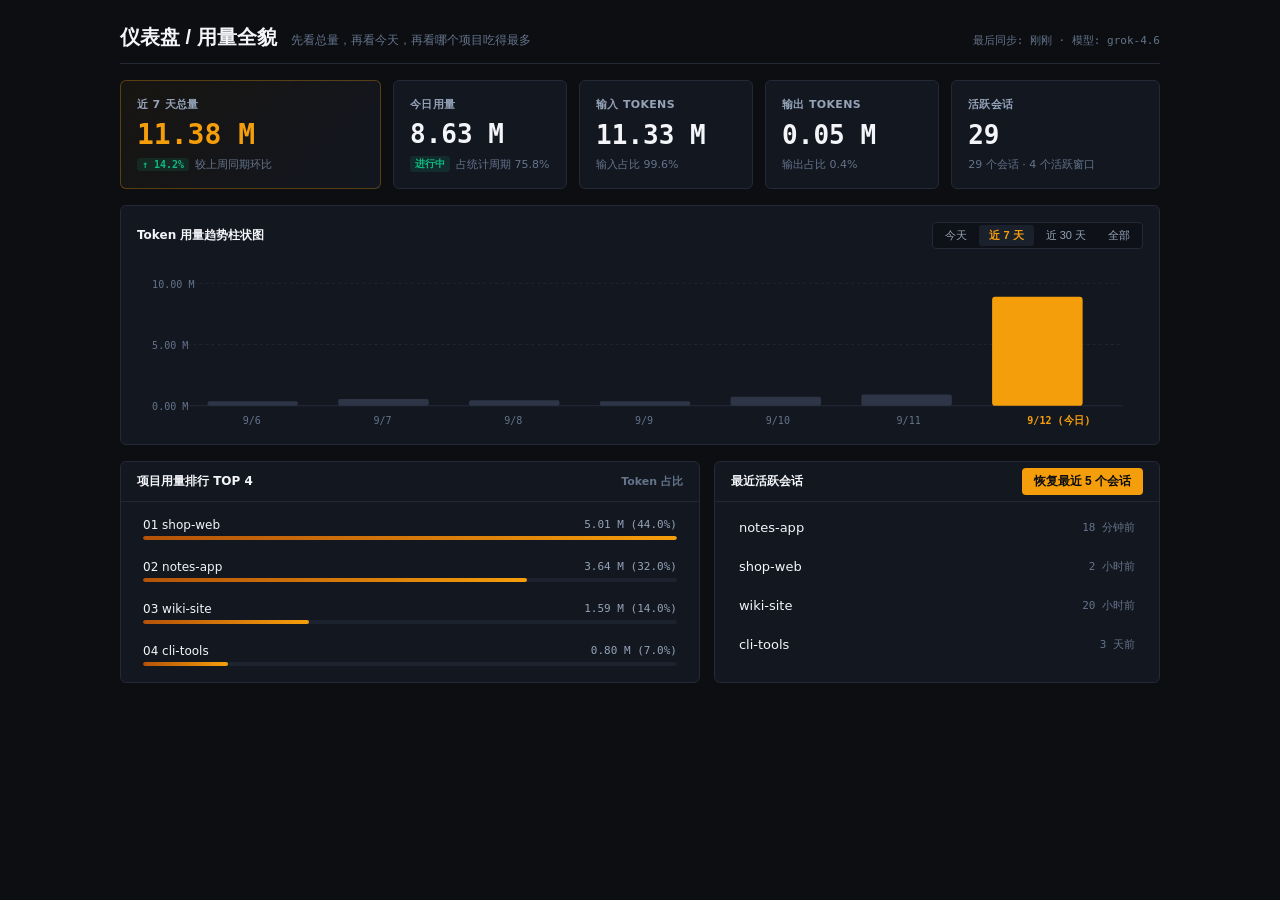
<file: ux/mockups/dashboard.html>
<!DOCTYPE html>
<html lang="zh-CN">
<head>
  <meta charset="UTF-8">
  <title>仪表盘 - UX 2.0 视觉设计稿</title>
  <link rel="stylesheet" href="design-tokens.css">
  <style>
    html { color-scheme: dark; }
    * { box-sizing: border-box; margin: 0; padding: 0; }
    body {
      background: var(--bg-app);
      color: var(--text-primary);
      font-family: var(--font-sans);
      padding: 24px;
      font-size: 13px;
    }
    .page-container {
      max-width: 1040px;
      margin: 0 auto;
      display: flex;
      flex-direction: column;
      gap: 16px;
    }
    /* Header */
    .view-header {
      display: flex;
      justify-content: space-between;
      align-items: baseline;
      padding-bottom: 12px;
      border-bottom: 1px solid var(--border-default);
    }
    .view-title { font-size: 20px; font-weight: 600; font-family: var(--font-display); }
    .view-sub { color: var(--text-tertiary); font-size: 12px; margin-left: 10px; }

    /* KPI Row */
    .kpi-grid {
      display: grid;
      grid-template-columns: 1.5fr 1fr 1fr 1fr 1.2fr;
      gap: 12px;
    }
    .kpi-card {
      background: var(--bg-surface);
      border: 1px solid var(--border-default);
      border-radius: var(--radius-md);
      padding: 16px;
      display: flex;
      flex-direction: column;
      justify-content: space-between;
      position: relative;
      transition: transform var(--duration-fast), border-color var(--duration-fast);
    }
    .kpi-card:hover {
      transform: translateY(-2px);
      border-color: var(--border-strong);
    }
    .kpi-card.hero {
      background: linear-gradient(135deg, rgba(245, 158, 11, 0.05) 0%, var(--bg-surface) 100%);
      border-color: rgba(245, 158, 11, 0.3);
    }
    .kpi-title { font-size: 11px; text-transform: uppercase; color: var(--text-secondary); font-weight: 600; letter-spacing: 0.03em; }
    .kpi-num { font-family: var(--font-mono); font-size: 26px; font-weight: 700; color: var(--text-primary); margin: 6px 0; }
    .kpi-card.hero .kpi-num { color: var(--accent-primary); font-size: 28px; }
    .kpi-foot { font-size: 11px; color: var(--text-tertiary); display: flex; align-items: center; gap: 6px; }
    .tag-trend {
      background: rgba(16, 185, 129, 0.12);
      color: var(--status-working);
      border-radius: 3px;
      padding: 1px 5px;
      font-size: 10px;
      font-family: var(--font-mono);
      font-weight: 600;
    }

    /* Chart */
    .chart-box {
      background: var(--bg-surface);
      border: 1px solid var(--border-default);
      border-radius: var(--radius-md);
      padding: 16px;
      height: 240px;
      display: flex;
      flex-direction: column;
      gap: 12px;
    }
    .chart-top {
      display: flex;
      justify-content: space-between;
      align-items: center;
    }
    .chart-title { font-weight: 600; font-size: 12px; }
    .range-pills {
      display: flex;
      background: var(--bg-input);
      border: 1px solid var(--border-default);
      border-radius: var(--radius-sm);
      padding: 2px;
      gap: 2px;
    }
    .range-pill {
      background: transparent;
      border: none;
      color: var(--text-secondary);
      font-size: 11px;
      padding: 3px 10px;
      border-radius: 3px;
      cursor: pointer;
      transition: all var(--duration-fast);
    }
    .range-pill.active {
      background: var(--bg-surface-hover);
      color: var(--accent-primary);
      font-weight: 600;
    }

    /* Split Section */
    .dash-split {
      display: grid;
      grid-template-columns: 1.3fr 1fr;
      gap: 14px;
    }
    .split-col {
      background: var(--bg-surface);
      border: 1px solid var(--border-default);
      border-radius: var(--radius-md);
      overflow: hidden;
      display: flex;
      flex-direction: column;
    }
    .split-head {
      height: 40px;
      padding: 0 16px;
      display: flex;
      align-items: center;
      justify-content: space-between;
      border-bottom: 1px solid var(--border-subtle);
      font-size: 12px;
      font-weight: 600;
    }
    .split-content {
      padding: 10px 14px;
      display: flex;
      flex-direction: column;
      gap: 8px;
    }

    /* Ranking Rows */
    .rank-item {
      padding: 6px 8px;
      border-radius: var(--radius-sm);
      display: flex;
      flex-direction: column;
      gap: 4px;
      transition: background var(--duration-fast);
    }
    .rank-item:hover { background: var(--bg-surface-hover); }
    .rank-info { display: flex; justify-content: space-between; font-size: 12px; }
    .rank-name { font-weight: 500; color: var(--text-primary); }
    .rank-nums { font-family: var(--font-mono); font-size: 11px; color: var(--text-secondary); }
    .rank-bar-bg { height: 4px; background: #1c222e; border-radius: 2px; overflow: hidden; }
    .rank-bar-fill { height: 100%; background: linear-gradient(90deg, #b45309, var(--accent-primary)); border-radius: 2px; }

    /* Session List */
    .sess-row {
      display: flex;
      justify-content: space-between;
      align-items: center;
      padding: 8px 10px;
      border-radius: var(--radius-sm);
      cursor: pointer;
      transition: all var(--duration-fast);
    }
    .sess-row:hover { background: var(--bg-surface-hover); }
    .sess-row:active { transform: scale(0.99); }
    .sess-title { font-weight: 500; color: var(--text-primary); }
    .sess-time { font-family: var(--font-mono); font-size: 11px; color: var(--text-tertiary); }

    .btn-quick {
      background: var(--accent-primary);
      color: var(--text-inverse);
      border: none;
      border-radius: var(--radius-sm);
      padding: 5px 12px;
      font-size: 12px;
      font-weight: 600;
      cursor: pointer;
      transition: all var(--duration-fast);
    }
    .btn-quick:hover { background: var(--accent-hover); box-shadow: 0 2px 8px rgba(245, 158, 11, 0.3); }
    .btn-quick:active { transform: translateY(1px) scale(0.97); }
  </style>
</head>
<body>
  <div class="page-container">
    <div class="view-header">
      <div>
        <span class="view-title">仪表盘 / 用量全貌</span>
        <span class="view-sub">先看总量，再看今天，再看哪个项目吃得最多</span>
      </div>
      <div style="font-family: var(--font-mono); font-size: 11px; color: var(--text-tertiary);">
        最后同步: 刚刚 · 模型: grok-4.6
      </div>
    </div>

    <!-- 5 KPI Cards -->
    <div class="kpi-grid">
      <div class="kpi-card hero">
        <span class="kpi-title">近 7 天总量</span>
        <div class="kpi-num">11.38 M</div>
        <div class="kpi-foot"><span class="tag-trend">↑ 14.2%</span> 较上周同期环比</div>
      </div>
      <div class="kpi-card">
        <span class="kpi-title">今日用量</span>
        <div class="kpi-num">8.63 M</div>
        <div class="kpi-foot"><span class="tag-trend">进行中</span> 占统计周期 75.8%</div>
      </div>
      <div class="kpi-card">
        <span class="kpi-title">输入 Tokens</span>
        <div class="kpi-num">11.33 M</div>
        <div class="kpi-foot">输入占比 99.6%</div>
      </div>
      <div class="kpi-card">
        <span class="kpi-title">输出 Tokens</span>
        <div class="kpi-num">0.05 M</div>
        <div class="kpi-foot">输出占比 0.4%</div>
      </div>
      <div class="kpi-card">
        <span class="kpi-title">活跃会话</span>
        <div class="kpi-num">29</div>
        <div class="kpi-foot">29 个会话 · 4 个活跃窗口</div>
      </div>
    </div>

    <!-- Chart Panel -->
    <div class="chart-box">
      <div class="chart-top">
        <span class="chart-title">Token 用量趋势柱状图</span>
        <div class="range-pills">
          <button class="range-pill">今天</button>
          <button class="range-pill active">近 7 天</button>
          <button class="range-pill">近 30 天</button>
          <button class="range-pill">全部</button>
        </div>
      </div>
      <div style="flex: 1;">
        <svg width="100%" height="100%" viewBox="0 0 1000 150" preserveAspectRatio="none">
          <line x1="50" y1="20" x2="980" y2="20" stroke="#1f2532" stroke-dasharray="3,3"/>
          <text x="15" y="24" fill="#64748b" font-size="10" font-family="monospace">10.00 M</text>
          <line x1="50" y1="75" x2="980" y2="75" stroke="#1f2532" stroke-dasharray="3,3"/>
          <text x="15" y="79" fill="#64748b" font-size="10" font-family="monospace">5.00 M</text>
          <line x1="50" y1="130" x2="980" y2="130" stroke="#232a38"/>
          <text x="15" y="134" fill="#64748b" font-size="10" font-family="monospace">0.00 M</text>

          <rect x="70" y="126" width="90" height="4" rx="2" fill="#2d3546"/>
          <text x="105" y="146" fill="#64748b" font-size="10" font-family="monospace">9/6</text>
          <rect x="200" y="124" width="90" height="6" rx="2" fill="#2d3546"/>
          <text x="235" y="146" fill="#64748b" font-size="10" font-family="monospace">9/7</text>
          <rect x="330" y="125" width="90" height="5" rx="2" fill="#2d3546"/>
          <text x="365" y="146" fill="#64748b" font-size="10" font-family="monospace">9/8</text>
          <rect x="460" y="126" width="90" height="4" rx="2" fill="#2d3546"/>
          <text x="495" y="146" fill="#64748b" font-size="10" font-family="monospace">9/9</text>
          <rect x="590" y="122" width="90" height="8" rx="2" fill="#2d3546"/>
          <text x="625" y="146" fill="#64748b" font-size="10" font-family="monospace">9/10</text>
          <rect x="720" y="120" width="90" height="10" rx="2" fill="#2d3546"/>
          <text x="755" y="146" fill="#64748b" font-size="10" font-family="monospace">9/11</text>
          <!-- Peak Amber Bar -->
          <rect x="850" y="32" width="90" height="98" rx="3" fill="#f59e0b"/>
          <text x="885" y="146" fill="#f59e0b" font-size="10" font-family="monospace" font-weight="bold">9/12 (今日)</text>
        </svg>
      </div>
    </div>

    <!-- Bottom Split -->
    <div class="dash-split">
      <div class="split-col">
        <div class="split-head">
          <span>项目用量排行 TOP 4</span>
          <span style="color: var(--text-tertiary); font-size: 11px;">Token 占比</span>
        </div>
        <div class="split-content">
          <div class="rank-item">
            <div class="rank-info">
              <span class="rank-name">01  shop-web</span>
              <span class="rank-nums">5.01 M  (44.0%)</span>
            </div>
            <div class="rank-bar-bg"><div class="rank-bar-fill" style="width: 100%;"></div></div>
          </div>
          <div class="rank-item">
            <div class="rank-info">
              <span class="rank-name">02  notes-app</span>
              <span class="rank-nums">3.64 M  (32.0%)</span>
            </div>
            <div class="rank-bar-bg"><div class="rank-bar-fill" style="width: 72%;"></div></div>
          </div>
          <div class="rank-item">
            <div class="rank-info">
              <span class="rank-name">03  wiki-site</span>
              <span class="rank-nums">1.59 M  (14.0%)</span>
            </div>
            <div class="rank-bar-bg"><div class="rank-bar-fill" style="width: 31%;"></div></div>
          </div>
          <div class="rank-item">
            <div class="rank-info">
              <span class="rank-name">04  cli-tools</span>
              <span class="rank-nums">0.80 M  (7.0%)</span>
            </div>
            <div class="rank-bar-bg"><div class="rank-bar-fill" style="width: 16%;"></div></div>
          </div>
        </div>
      </div>

      <div class="split-col">
        <div class="split-head">
          <span>最近活跃会话</span>
          <button class="btn-quick">恢复最近 5 个会话</button>
        </div>
        <div class="split-content">
          <div class="sess-row">
            <span class="sess-title">notes-app</span>
            <span class="sess-time">18 分钟前</span>
          </div>
          <div class="sess-row">
            <span class="sess-title">shop-web</span>
            <span class="sess-time">2 小时前</span>
          </div>
          <div class="sess-row">
            <span class="sess-title">wiki-site</span>
            <span class="sess-time">20 小时前</span>
          </div>
          <div class="sess-row">
            <span class="sess-title">cli-tools</span>
            <span class="sess-time">3 天前</span>
          </div>
        </div>
      </div>
    </div>

  </div>
</body>
</html>
</file>
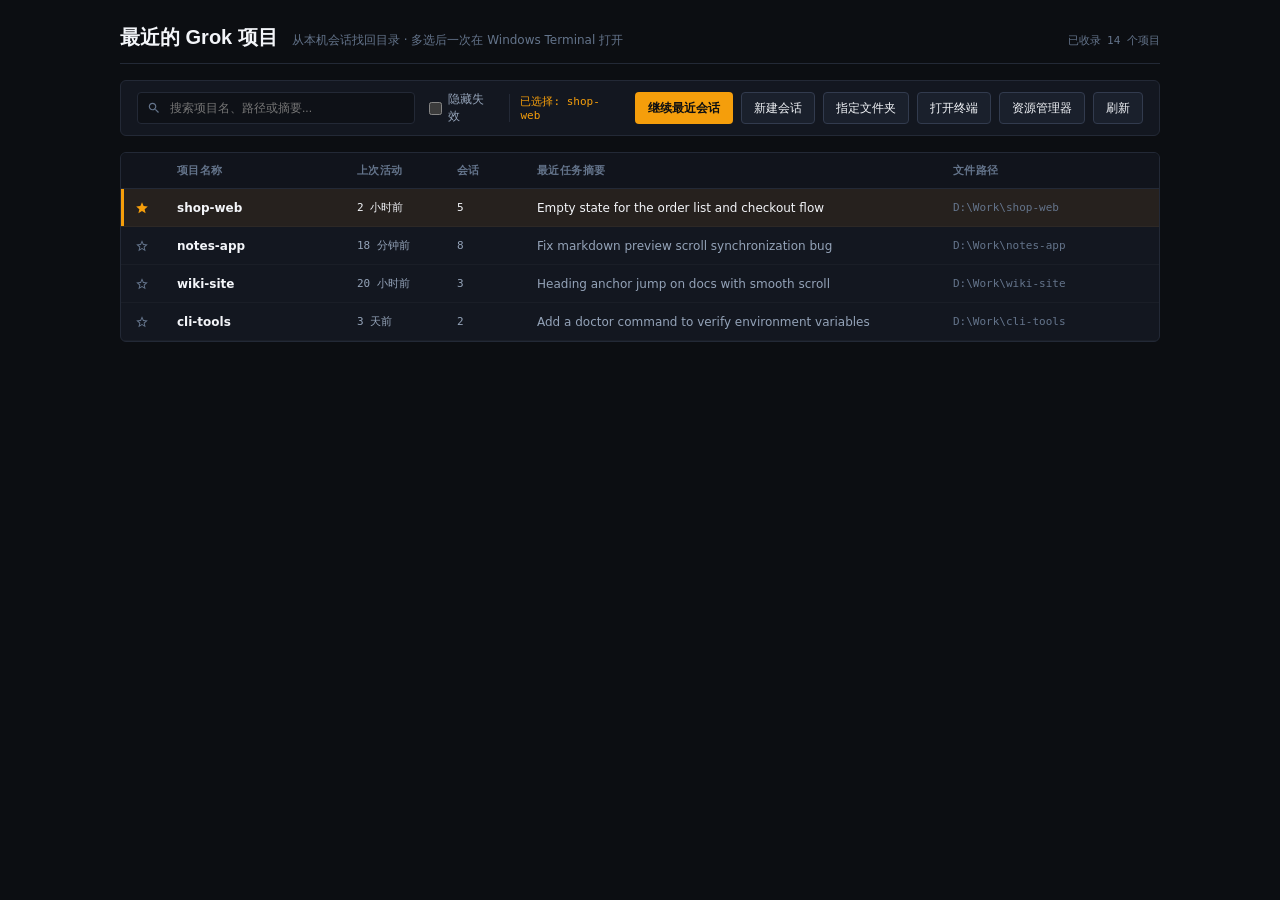
<file: ux/mockups/projects.html>
<!DOCTYPE html>
<html lang="zh-CN">
<head>
  <meta charset="UTF-8">
  <title>项目列表 - UX 2.0 视觉设计稿</title>
  <link rel="stylesheet" href="design-tokens.css">
  <style>
    html { color-scheme: dark; }
    * { box-sizing: border-box; margin: 0; padding: 0; }
    body {
      background: var(--bg-app);
      color: var(--text-primary);
      font-family: var(--font-sans);
      padding: 24px;
      font-size: 13px;
    }
    .page-container {
      max-width: 1040px;
      margin: 0 auto;
      display: flex;
      flex-direction: column;
      gap: 16px;
    }
    .view-header {
      display: flex;
      justify-content: space-between;
      align-items: baseline;
      padding-bottom: 12px;
      border-bottom: 1px solid var(--border-default);
    }
    .view-title { font-size: 20px; font-weight: 600; font-family: var(--font-display); }
    .view-sub { color: var(--text-tertiary); font-size: 12px; margin-left: 10px; }

    /* Modern Toolbar */
    .toolbar-box {
      background: var(--bg-surface);
      border: 1px solid var(--border-default);
      border-radius: var(--radius-md);
      padding: 10px 16px;
      display: flex;
      justify-content: space-between;
      align-items: center;
      gap: 16px;
    }
    .toolbar-left {
      display: flex;
      align-items: center;
      gap: 14px;
      flex: 1;
    }
    .search-box {
      position: relative;
      width: 280px;
    }
    .search-box input {
      width: 100%;
      height: 32px;
      background: var(--bg-input);
      border: 1px solid var(--border-default);
      border-radius: var(--radius-sm);
      padding: 0 12px 0 32px;
      color: var(--text-primary);
      font-size: 12px;
      outline: none;
      transition: border-color var(--duration-fast);
    }
    .search-box input:focus {
      border-color: var(--accent-primary);
    }
    .search-icon {
      position: absolute;
      left: 10px;
      top: 9px;
      width: 14px;
      height: 14px;
      fill: var(--text-tertiary);
    }
    .toolbar-right {
      display: flex;
      align-items: center;
      gap: 8px;
    }
    .btn {
      display: inline-flex;
      align-items: center;
      gap: 6px;
      height: 32px;
      padding: 0 12px;
      border-radius: var(--radius-sm);
      font-size: 12px;
      font-weight: 500;
      cursor: pointer;
      border: 1px solid transparent;
      outline: none;
      transition: all var(--duration-fast);
      user-select: none;
    }
    .btn:active {
      transform: translateY(1px) scale(0.97);
    }
    .btn-primary {
      background: var(--accent-primary);
      color: var(--text-inverse);
      font-weight: 600;
    }
    .btn-primary:hover {
      background: var(--accent-hover);
      box-shadow: 0 2px 8px rgba(245, 158, 11, 0.3);
    }
    .btn-secondary {
      background: var(--bg-surface-hover);
      color: var(--text-primary);
      border-color: var(--border-strong);
    }
    .btn-secondary:hover {
      background: #232a38;
      border-color: #384357;
    }

    /* Table */
    .table-box {
      background: var(--bg-surface);
      border: 1px solid var(--border-default);
      border-radius: var(--radius-md);
      overflow: hidden;
    }
    table {
      width: 100%;
      border-collapse: collapse;
      text-align: left;
    }
    th {
      background: #11141c;
      color: var(--text-tertiary);
      font-size: 11px;
      font-weight: 600;
      text-transform: uppercase;
      letter-spacing: 0.04em;
      padding: 10px 14px;
      border-bottom: 1px solid var(--border-default);
    }
    td {
      padding: 11px 14px;
      border-bottom: 1px solid rgba(255, 255, 255, 0.03);
      font-size: 12px;
      color: var(--text-secondary);
      transition: background var(--duration-fast);
    }
    tr:hover td {
      background: rgba(255, 255, 255, 0.02);
      color: var(--text-primary);
    }
    tr.selected td {
      background: rgba(245, 158, 11, 0.08);
      color: var(--text-primary);
    }
    tr.selected td:first-child {
      box-shadow: inset 3px 0 0 var(--accent-primary);
    }
    .pin-icon {
      width: 14px;
      height: 14px;
      fill: var(--text-tertiary);
      cursor: pointer;
      vertical-align: middle;
      transition: all var(--duration-fast);
    }
    .pin-icon.pinned {
      fill: var(--accent-primary);
    }
    .pin-icon:hover {
      transform: scale(1.2);
    }
    .proj-name { font-weight: 600; color: var(--text-primary); }
    .mono-cell { font-family: var(--font-mono); font-size: 11px; }
  </style>
</head>
<body>
  <div class="page-container">
    <div class="view-header">
      <div>
        <span class="view-title">最近的 Grok 项目</span>
        <span class="view-sub">从本机会话找回目录 · 多选后一次在 Windows Terminal 打开</span>
      </div>
      <div style="font-family: var(--font-mono); font-size: 11px; color: var(--text-tertiary);">
        已收录 14 个项目
      </div>
    </div>

    <!-- Toolbar -->
    <div class="toolbar-box">
      <div class="toolbar-left">
        <div class="search-box">
          <svg class="search-icon" viewBox="0 0 24 24"><path d="M15.5 14h-.79l-.28-.27C15.41 12.59 16 11.11 16 9.5 16 5.91 13.09 3 9.5 3S3 5.91 3 9.5 5.91 16 9.5 16c1.61 0 3.09-.59 4.23-1.57l.27.28v.79l5 4.99L20.49 19l-4.99-5zm-6 0C7.01 14 5 11.99 5 9.5S7.01 5 9.5 5 14 7.01 14 9.5 11.99 14 9.5 14z"/></svg>
          <input type="text" placeholder="搜索项目名、路径或摘要...">
        </div>
        <label style="display: flex; align-items: center; gap: 6px; font-size: 12px; color: var(--text-secondary); cursor: pointer;">
          <input type="checkbox" style="accent-color: var(--accent-primary);"> 隐藏失效
        </label>
        <span style="font-size: 11px; font-family: var(--font-mono); color: var(--accent-primary); border-left: 1px solid var(--border-default); padding-left: 10px;">
          已选择: shop-web
        </span>
      </div>

      <div class="toolbar-right">
        <button class="btn btn-primary">继续最近会话</button>
        <button class="btn btn-secondary">新建会话</button>
        <button class="btn btn-secondary">指定文件夹</button>
        <button class="btn btn-secondary">打开终端</button>
        <button class="btn btn-secondary">资源管理器</button>
        <button class="btn btn-secondary">刷新</button>
      </div>
    </div>

    <!-- Table -->
    <div class="table-box">
      <table>
        <thead>
          <tr>
            <th style="width: 36px; text-align: center;"></th>
            <th style="width: 180px;">项目名称</th>
            <th style="width: 100px;">上次活动</th>
            <th style="width: 80px;">会话</th>
            <th>最近任务摘要</th>
            <th style="width: 220px;">文件路径</th>
          </tr>
        </thead>
        <tbody>
          <tr class="selected">
            <td style="text-align: center;">
              <svg class="pin-icon pinned" viewBox="0 0 24 24"><path d="M12 17.27L18.18 21l-1.64-7.03L22 9.24l-7.19-.61L12 2 9.19 8.63 2 9.24l5.46 4.73L5.82 21z"/></svg>
            </td>
            <td class="proj-name">shop-web</td>
            <td class="mono-cell">2 小时前</td>
            <td class="mono-cell">5</td>
            <td>Empty state for the order list and checkout flow</td>
            <td class="mono-cell" style="color: var(--text-tertiary);">D:\Work\shop-web</td>
          </tr>
          <tr>
            <td style="text-align: center;">
              <svg class="pin-icon" viewBox="0 0 24 24"><path d="M22 9.24l-7.19-.62L12 2 9.19 8.63 2 9.24l5.46 4.73L5.82 21 12 17.27 18.18 21l-1.63-7.03L22 9.24zM12 15.4l-3.76 2.27 1-4.28-3.32-2.88 4.38-.38L12 6.1l1.71 4.04 4.38.38-3.32 2.88 1 4.28L12 15.4z"/></svg>
            </td>
            <td class="proj-name">notes-app</td>
            <td class="mono-cell">18 分钟前</td>
            <td class="mono-cell">8</td>
            <td>Fix markdown preview scroll synchronization bug</td>
            <td class="mono-cell" style="color: var(--text-tertiary);">D:\Work\notes-app</td>
          </tr>
          <tr>
            <td style="text-align: center;">
              <svg class="pin-icon" viewBox="0 0 24 24"><path d="M22 9.24l-7.19-.62L12 2 9.19 8.63 2 9.24l5.46 4.73L5.82 21 12 17.27 18.18 21l-1.63-7.03L22 9.24zM12 15.4l-3.76 2.27 1-4.28-3.32-2.88 4.38-.38L12 6.1l1.71 4.04 4.38.38-3.32 2.88 1 4.28L12 15.4z"/></svg>
            </td>
            <td class="proj-name">wiki-site</td>
            <td class="mono-cell">20 小时前</td>
            <td class="mono-cell">3</td>
            <td>Heading anchor jump on docs with smooth scroll</td>
            <td class="mono-cell" style="color: var(--text-tertiary);">D:\Work\wiki-site</td>
          </tr>
          <tr>
            <td style="text-align: center;">
              <svg class="pin-icon" viewBox="0 0 24 24"><path d="M22 9.24l-7.19-.62L12 2 9.19 8.63 2 9.24l5.46 4.73L5.82 21 12 17.27 18.18 21l-1.63-7.03L22 9.24zM12 15.4l-3.76 2.27 1-4.28-3.32-2.88 4.38-.38L12 6.1l1.71 4.04 4.38.38-3.32 2.88 1 4.28L12 15.4z"/></svg>
            </td>
            <td class="proj-name">cli-tools</td>
            <td class="mono-cell">3 天前</td>
            <td class="mono-cell">2</td>
            <td>Add a doctor command to verify environment variables</td>
            <td class="mono-cell" style="color: var(--text-tertiary);">D:\Work\cli-tools</td>
          </tr>
        </tbody>
      </table>
    </div>
  </div>
</body>
</html>
</file>
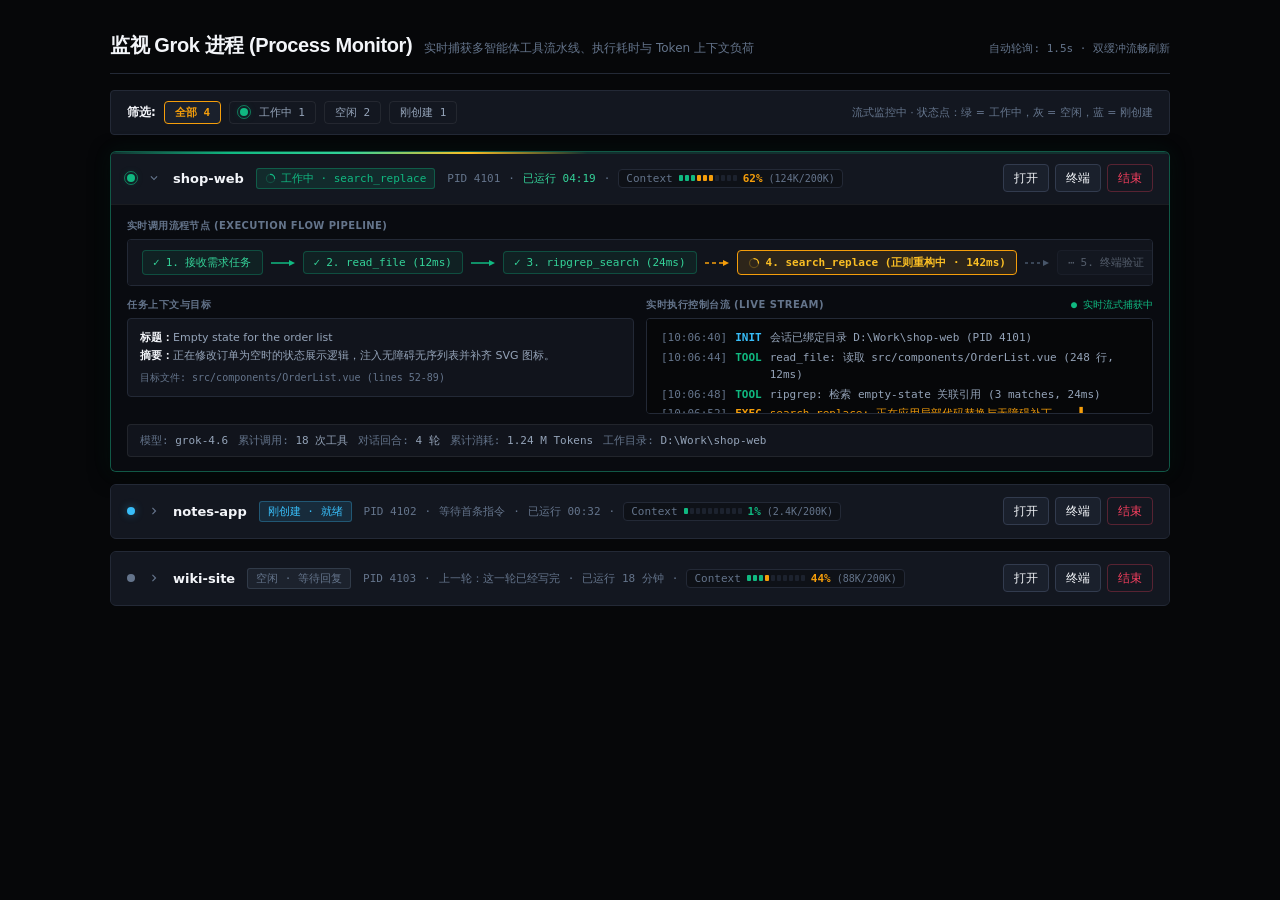
<file: ux/mockups/watch.html>
<!DOCTYPE html>
<html lang="zh-CN">
<head>
  <meta charset="UTF-8">
  <meta name="viewport" content="width=device-width, initial-scale=1.0">
  <title>监视窗口 (Process Monitor) - UX 2.0 动效与可视化设计稿</title>
  <link rel="stylesheet" href="design-tokens.css">
  <style>
    html { color-scheme: dark; }
    * {
      box-sizing: border-box;
      margin: 0;
      padding: 0;
      scrollbar-width: thin;
      scrollbar-color: #2b3345 transparent;
    }
    *::-webkit-scrollbar { width: 5px; height: 5px; }
    *::-webkit-scrollbar-track { background: transparent; }
    *::-webkit-scrollbar-thumb {
      background: #252d3d;
      border-radius: 9999px;
      border: 1px solid rgba(255, 255, 255, 0.04);
    }
    *::-webkit-scrollbar-thumb:hover { background: #3b465c; }

    body {
      background: #060709;
      color: var(--text-primary);
      font-family: var(--font-sans);
      padding: 32px 24px;
      font-size: 13px;
      display: flex;
      flex-direction: column;
      align-items: center;
      min-height: 100vh;
    }
    .page-container {
      width: 1060px;
      max-width: 100%;
      display: flex;
      flex-direction: column;
      gap: 16px;
    }
    .view-header {
      display: flex;
      justify-content: space-between;
      align-items: baseline;
      padding-bottom: 14px;
      border-bottom: 1px solid var(--border-default);
    }
    .header-left {
      display: flex;
      align-items: baseline;
      gap: 12px;
    }
    .view-title {
      font-size: 20px;
      font-weight: 600;
      font-family: var(--font-display);
      letter-spacing: -0.02em;
    }
    .view-sub {
      color: var(--text-tertiary);
      font-size: 12px;
    }

    /* Motion & Animation Keyframes */
    @keyframes laser-sweep {
      0% { transform: translateX(-100%); }
      100% { transform: translateX(250%); }
    }
    @keyframes spin-tech {
      from { transform: rotate(0deg); }
      to { transform: rotate(360deg); }
    }
    @keyframes blink-cursor {
      0%, 100% { opacity: 1; }
      50% { opacity: 0; }
    }
    @keyframes pulse-amber-glow {
      0%, 100% { border-color: rgba(245, 158, 11, 0.35); box-shadow: 0 0 0 rgba(245, 158, 11, 0); }
      50% { border-color: rgba(245, 158, 11, 0.85); box-shadow: 0 0 14px rgba(245, 158, 11, 0.28); }
    }
    @keyframes pulse-ring {
      0% { transform: scale(0.8); opacity: 0.8; }
      50% { transform: scale(1.6); opacity: 0; }
      100% { transform: scale(1.6); opacity: 0; }
    }
    @keyframes flow-dash {
      to { stroke-dashoffset: -16; }
    }

    /* Summary Bar */
    .summary-strip {
      background: var(--bg-surface);
      border: 1px solid var(--border-default);
      border-radius: var(--radius-sm);
      padding: 10px 16px;
      display: flex;
      justify-content: space-between;
      align-items: center;
      font-size: 12px;
    }
    .stats-group {
      display: flex;
      gap: 8px;
      align-items: center;
    }
    .range-btn {
      background: transparent;
      border: 1px solid var(--border-subtle);
      color: var(--text-secondary);
      font-size: 11px;
      font-family: var(--font-mono);
      padding: 3px 10px;
      border-radius: var(--radius-sm);
      cursor: pointer;
      transition: all var(--duration-fast);
      outline: none;
    }
    .range-btn:hover {
      background: var(--bg-surface-hover);
      color: var(--text-primary);
    }
    .range-btn.active {
      background: var(--bg-surface-hover);
      border-color: var(--accent-primary);
      color: var(--accent-primary);
      font-weight: 600;
    }

    /* Status Dot */
    .status-dot {
      width: 8px;
      height: 8px;
      border-radius: 50%;
      background: var(--status-idle);
      position: relative;
      display: inline-block;
      flex-shrink: 0;
    }
    .status-dot.working {
      background: var(--status-working);
      box-shadow: 0 0 8px var(--status-working-glow);
    }
    .status-dot.working::after {
      content: "";
      position: absolute;
      inset: -3px;
      border-radius: 50%;
      border: 1.5px solid var(--status-working);
      opacity: 0.6;
      animation: pulse-ring 2s infinite cubic-bezier(0.215, 0.61, 0.355, 1);
    }
    .status-dot.created {
      background: var(--status-created);
      box-shadow: 0 0 8px rgba(56, 189, 248, 0.4);
    }

    /* Cards List */
    .cards-list {
      display: flex;
      flex-direction: column;
      gap: 12px;
    }
    .watch-card {
      background: var(--bg-surface);
      border: 1px solid var(--border-default);
      border-radius: var(--radius-md);
      overflow: hidden;
      position: relative;
      transition: border-color var(--duration-fast), box-shadow var(--duration-fast);
    }
    .watch-card:hover {
      border-color: var(--border-strong);
    }
    .watch-card.active-working {
      border-color: rgba(16, 185, 129, 0.4);
      box-shadow: 0 4px 20px rgba(0, 0, 0, 0.5), 0 0 20px rgba(16, 185, 129, 0.08);
    }

    /* Laser Shimmer Bar on Top of Active Card */
    .card-laser-track {
      position: absolute;
      top: 0;
      left: 0;
      right: 0;
      height: 2px;
      overflow: hidden;
      background: rgba(16, 185, 129, 0.15);
      z-index: 5;
    }
    .card-laser-beam {
      width: 45%;
      height: 100%;
      background: linear-gradient(90deg, transparent, #10b981, #34d399, #fbbf24, transparent);
      animation: laser-sweep 2.2s cubic-bezier(0.4, 0, 0.2, 1) infinite;
    }

    .card-head {
      padding: 12px 16px;
      display: flex;
      justify-content: space-between;
      align-items: center;
      cursor: pointer;
      background: var(--bg-surface);
      transition: background var(--duration-fast);
    }
    .card-head:hover { background: var(--bg-surface-hover); }

    .card-meta-left {
      display: flex;
      align-items: center;
      gap: 12px;
    }
    .chevron {
      width: 14px;
      height: 14px;
      fill: var(--text-tertiary);
      transition: transform 200ms ease;
    }
    .watch-card.expanded .chevron {
      transform: rotate(90deg);
    }
    .proc-title {
      font-size: 13px;
      font-weight: 600;
      color: var(--text-primary);
    }
    .badge-chip {
      display: inline-flex;
      align-items: center;
      gap: 5px;
      padding: 2px 8px;
      border-radius: 3px;
      font-size: 11px;
      font-family: var(--font-mono);
      font-weight: 500;
    }
    .badge-chip.working {
      background: rgba(16, 185, 129, 0.12);
      color: var(--status-working);
      border: 1px solid rgba(16, 185, 129, 0.35);
    }
    .badge-chip.idle {
      background: rgba(100, 116, 139, 0.12);
      color: var(--status-idle);
      border: 1px solid rgba(100, 116, 139, 0.3);
    }
    .badge-chip.created {
      background: rgba(56, 189, 248, 0.12);
      color: var(--status-created);
      border: 1px solid rgba(56, 189, 248, 0.3);
    }
    .spin-icon {
      animation: spin-tech 1.4s linear infinite;
    }

    .sub-meta {
      font-family: var(--font-mono);
      font-size: 11px;
      color: var(--text-tertiary);
      display: flex;
      align-items: center;
      gap: 8px;
    }

    /* Segmented Visual Context Meter */
    .context-gauge-wrap {
      display: inline-flex;
      align-items: center;
      gap: 6px;
      background: #0e1117;
      border: 1px solid var(--border-default);
      padding: 2px 7px;
      border-radius: 4px;
    }
    .context-segmented {
      display: flex;
      gap: 2px;
      height: 6px;
      align-items: center;
    }
    .context-segment {
      width: 4px;
      height: 6px;
      border-radius: 1px;
      background: #1c222e;
      transition: background 300ms ease;
    }
    .context-segment.filled {
      background: var(--accent-primary);
    }
    .context-segment.filled-green {
      background: var(--status-working);
    }

    .card-actions {
      display: flex;
      gap: 6px;
    }
    .btn {
      height: 28px;
      padding: 0 10px;
      border-radius: var(--radius-sm);
      font-size: 12px;
      cursor: pointer;
      border: 1px solid var(--border-strong);
      background: var(--bg-surface-hover);
      color: var(--text-primary);
      transition: all var(--duration-fast);
      outline: none;
    }
    .btn:hover { background: #242d3d; }
    .btn:active { transform: translateY(1px) scale(0.97); }
    .btn-danger {
      background: transparent;
      color: var(--status-danger);
      border-color: rgba(244, 63, 94, 0.3);
    }
    .btn-danger:hover {
      background: var(--status-danger-bg);
      border-color: var(--status-danger);
    }

    /* Structured Accordion Body */
    .watch-card-body {
      max-height: 0;
      opacity: 0;
      overflow: hidden;
      transition: max-height 320ms var(--ease-out-quint), opacity 250ms var(--ease-out-quint);
      background: #090b10;
      border-top: 1px solid var(--border-subtle);
      padding: 0 16px;
    }
    .watch-card.expanded .watch-card-body {
      max-height: 520px;
      opacity: 1;
      padding: 14px 16px;
    }

    /* Visual Execution Pipeline Flow */
    .pipeline-container {
      background: #11141c;
      border: 1px solid var(--border-default);
      border-radius: var(--radius-sm);
      padding: 10px 14px;
      display: flex;
      align-items: center;
      justify-content: space-between;
      gap: 8px;
      margin-bottom: 12px;
      overflow-x: auto;
    }
    .pipeline-step {
      display: flex;
      align-items: center;
      gap: 8px;
      flex-shrink: 0;
    }
    .pipe-node {
      display: flex;
      align-items: center;
      gap: 6px;
      padding: 4px 10px;
      border-radius: var(--radius-sm);
      font-size: 11px;
      font-family: var(--font-mono);
      background: #161b24;
      border: 1px solid var(--border-default);
      color: var(--text-secondary);
      transition: all var(--duration-fast);
    }
    .pipe-node.done {
      border-color: rgba(16, 185, 129, 0.3);
      color: #34d399;
      background: rgba(16, 185, 129, 0.08);
    }
    .pipe-node.active {
      border-color: var(--accent-primary);
      color: #fbbf24;
      background: rgba(245, 158, 11, 0.12);
      animation: pulse-amber-glow 2s infinite ease-in-out;
      font-weight: 600;
    }
    .pipe-arrow {
      color: var(--text-tertiary);
      display: flex;
      align-items: center;
    }
    .flow-line {
      stroke-dasharray: 4, 3;
      animation: flow-dash 0.8s linear infinite;
    }

    /* Detail Grid: Left Task, Right Live Monospace Stream */
    .detail-grid {
      display: grid;
      grid-template-columns: 1fr 1fr;
      gap: 12px;
    }
    .detail-section {
      display: flex;
      flex-direction: column;
      gap: 6px;
    }
    .detail-section-title {
      font-size: 10px;
      font-weight: 600;
      color: var(--text-tertiary);
      text-transform: uppercase;
      letter-spacing: 0.05em;
    }

    /* Live Activity Stream Terminal Console */
    .live-console-box {
      background: #060709;
      border: 1px solid var(--border-default);
      border-radius: var(--radius-sm);
      padding: 10px 14px;
      font-family: var(--font-mono);
      font-size: 11px;
      line-height: 1.6;
      color: #94a3b8;
      height: 96px;
      overflow-y: auto;
    }
    .log-line {
      display: flex;
      gap: 8px;
      margin-bottom: 2px;
    }
    .log-time { color: var(--text-tertiary); }
    .log-tag-info { color: #38bdf8; font-weight: 600; }
    .log-tag-exec { color: #f59e0b; font-weight: 600; }
    .log-tag-done { color: #10b981; font-weight: 600; }
    .blinking-cursor {
      animation: blink-cursor 0.9s infinite;
      color: var(--accent-primary);
      font-weight: 700;
    }

    .meta-chip-list {
      display: flex;
      flex-wrap: wrap;
      gap: 10px;
      font-family: var(--font-mono);
      font-size: 11px;
      color: var(--text-tertiary);
      background: #11141c;
      padding: 8px 12px;
      border-radius: var(--radius-sm);
      border: 1px solid var(--border-subtle);
      margin-top: 10px;
    }
    .meta-chip-list span {
      color: var(--text-secondary);
    }
  </style>
</head>
<body>
  <div class="page-container">
    <div class="view-header">
      <div class="header-left">
        <span class="view-title">监视 Grok 进程 (Process Monitor)</span>
        <span class="view-sub">实时捕获多智能体工具流水线、执行耗时与 Token 上下文负荷</span>
      </div>
      <div style="font-family: var(--font-mono); font-size: 11px; color: var(--text-tertiary);">
        自动轮询: 1.5s · 双缓冲流畅刷新
      </div>
    </div>

    <!-- Status Strip with Category Filter -->
    <div class="summary-strip">
      <div class="stats-group">
        <span style="color: var(--text-primary); font-weight: 600;">筛选:</span>
        <button class="range-btn active" onclick="filterWatchCards('all', this)">全部 4</button>
        <button class="range-btn" onclick="filterWatchCards('working', this)">
          <span class="status-dot working" style="margin-right: 4px;"></span> 工作中 1
        </button>
        <button class="range-btn" onclick="filterWatchCards('idle', this)">空闲 2</button>
        <button class="range-btn" onclick="filterWatchCards('created', this)">刚创建 1</button>
      </div>
      <span style="color: var(--text-tertiary); font-size: 11px;">流式监控中 · 状态点：绿 = 工作中，灰 = 空闲，蓝 = 刚创建</span>
    </div>

    <!-- Process Cards List -->
    <div class="cards-list">
      <!-- Card 1: Working & Expanded with Live Pipeline & Motion -->
      <div class="watch-card active-working expanded" id="proc-4101" data-kind="working">
        <!-- Laser Shimmer Bar -->
        <div class="card-laser-track">
          <div class="card-laser-beam"></div>
        </div>

        <div class="card-head" onclick="toggleCard('proc-4101')">
          <div class="card-meta-left">
            <span class="status-dot working"></span>
            <svg class="chevron" viewBox="0 0 24 24"><path d="M10 6L8.59 7.41 13.17 12l-4.58 4.59L10 18l6-6z"/></svg>
            <span class="proc-title">shop-web</span>
            <span class="badge-chip working">
              <svg class="spin-icon" width="11" height="11" viewBox="0 0 24 24" fill="none" stroke="currentColor" stroke-width="2.5">
                <circle cx="12" cy="12" r="9" stroke-opacity="0.25"/>
                <path d="M12 3a9 9 0 0 1 9 9" stroke-linecap="round"/>
              </svg>
              工作中 · search_replace
            </span>
            <div class="sub-meta">
              <span>PID 4101</span>
              <span>·</span>
              <span id="liveTimer4101" style="color: #34d399; font-weight: 500;">已运行 04:18</span>
              <span>·</span>
              <!-- Segmented Visual Context Capacity Meter -->
              <div class="context-gauge-wrap" title="Context 容量占用: 124,000 / 200,000 Tokens (62%)">
                <span style="color: var(--text-tertiary);">Context</span>
                <div class="context-segmented">
                  <div class="context-segment filled-green"></div>
                  <div class="context-segment filled-green"></div>
                  <div class="context-segment filled-green"></div>
                  <div class="context-segment filled"></div>
                  <div class="context-segment filled"></div>
                  <div class="context-segment filled"></div>
                  <div class="context-segment"></div>
                  <div class="context-segment"></div>
                  <div class="context-segment"></div>
                  <div class="context-segment"></div>
                </div>
                <span style="color: var(--accent-primary); font-weight: 600;">62%</span>
                <span style="color: var(--text-tertiary); font-size: 10px;">(124K/200K)</span>
              </div>
            </div>
          </div>
          <div class="card-actions" onclick="event.stopPropagation()">
            <button class="btn" onclick="alert('已激活 shop-web 终端窗口')">打开</button>
            <button class="btn" onclick="alert('拉起新分屏终端')">终端</button>
            <button class="btn btn-danger" onclick="confirmKill(4101, this)">结束</button>
          </div>
        </div>

        <!-- Structured Details Accordion Body -->
        <div class="watch-card-body">
          <!-- 1. Visual Execution Flow Pipeline -->
          <div style="font-size: 10px; font-weight: 600; text-transform: uppercase; color: var(--text-tertiary); margin-bottom: 6px; letter-spacing: 0.04em;">
            实时调用流程节点 (EXECUTION FLOW PIPELINE)
          </div>
          <div class="pipeline-container">
            <div class="pipeline-step">
              <div class="pipe-node done">
                <span>✓</span>
                <span>1. 接收需求任务</span>
              </div>
              <div class="pipe-arrow">
                <svg width="24" height="12" viewBox="0 0 24 12"><line x1="0" y1="6" x2="18" y2="6" stroke="#10b981" stroke-width="1.5"/><polygon points="18,3 24,6 18,9" fill="#10b981"/></svg>
              </div>
            </div>

            <div class="pipeline-step">
              <div class="pipe-node done">
                <span>✓</span>
                <span>2. read_file (12ms)</span>
              </div>
              <div class="pipe-arrow">
                <svg width="24" height="12" viewBox="0 0 24 12"><line x1="0" y1="6" x2="18" y2="6" stroke="#10b981" stroke-width="1.5"/><polygon points="18,3 24,6 18,9" fill="#10b981"/></svg>
              </div>
            </div>

            <div class="pipeline-step">
              <div class="pipe-node done">
                <span>✓</span>
                <span>3. ripgrep_search (24ms)</span>
              </div>
              <div class="pipe-arrow">
                <svg width="24" height="12" viewBox="0 0 24 12"><line class="flow-line" x1="0" y1="6" x2="18" y2="6" stroke="#f59e0b" stroke-width="1.5"/><polygon points="18,3 24,6 18,9" fill="#f59e0b"/></svg>
              </div>
            </div>

            <div class="pipeline-step">
              <div class="pipe-node active">
                <svg class="spin-icon" width="12" height="12" viewBox="0 0 24 24" fill="none" stroke="currentColor" stroke-width="2.5">
                  <circle cx="12" cy="12" r="9" stroke-opacity="0.25"/>
                  <path d="M12 3a9 9 0 0 1 9 9" stroke-linecap="round"/>
                </svg>
                <span>4. search_replace (正则重构中 · 142ms)</span>
              </div>
              <div class="pipe-arrow">
                <svg width="24" height="12" viewBox="0 0 24 12"><line x1="0" y1="6" x2="18" y2="6" stroke="#475569" stroke-width="1.5" stroke-dasharray="3,3"/><polygon points="18,3 24,6 18,9" fill="#475569"/></svg>
              </div>
            </div>

            <div class="pipeline-step">
              <div class="pipe-node" style="opacity: 0.5;">
                <span>⋯</span>
                <span>5. 终端验证</span>
              </div>
            </div>
          </div>

          <!-- 2. Split: Task Info & Live Terminal Activity Stream -->
          <div class="detail-grid">
            <div class="detail-section">
              <span class="detail-section-title">任务上下文与目标</span>
              <div style="background: #11141c; border: 1px solid var(--border-default); border-radius: 4px; padding: 10px 12px; font-size: 11px; color: var(--text-secondary); line-height: 1.6;">
                <div><strong style="color: var(--text-primary);">标题：</strong>Empty state for the order list</div>
                <div><strong style="color: var(--text-primary);">摘要：</strong>正在修改订单为空时的状态展示逻辑，注入无障碍无序列表并补齐 SVG 图标。</div>
                <div style="margin-top: 6px; color: var(--text-tertiary); font-family: var(--font-mono); font-size: 10px;">
                  目标文件: src/components/OrderList.vue (lines 52-89)
                </div>
              </div>
            </div>

            <div class="detail-section">
              <div style="display: flex; justify-content: space-between; align-items: center;">
                <span class="detail-section-title">实时执行控制台流 (LIVE STREAM)</span>
                <span style="font-size: 10px; font-family: var(--font-mono); color: #10b981;">● 实时流式捕获中</span>
              </div>
              <div class="live-console-box" id="liveConsoleStream">
                <div class="log-line"><span class="log-time">[10:06:40]</span> <span class="log-tag-info">INIT</span> <span>会话已绑定目录 D:\Work\shop-web (PID 4101)</span></div>
                <div class="log-line"><span class="log-time">[10:06:44]</span> <span class="log-tag-done">TOOL</span> <span>read_file: 读取 src/components/OrderList.vue (248 行, 12ms)</span></div>
                <div class="log-line"><span class="log-time">[10:06:48]</span> <span class="log-tag-done">TOOL</span> <span>ripgrep: 检索 empty-state 关联引用 (3 matches, 24ms)</span></div>
                <div class="log-line"><span class="log-time">[10:06:52]</span> <span class="log-tag-exec">EXEC</span> <span style="color: #f59e0b;">search_replace: 正在应用局部代码替换与无障碍补丁...</span> <span class="blinking-cursor">▌</span></div>
              </div>
            </div>
          </div>

          <!-- 3. Specs Chips -->
          <div class="meta-chip-list">
            <div>模型: <span>grok-4.6</span></div>
            <div>累计调用: <span>18 次工具</span></div>
            <div>对话回合: <span>4 轮</span></div>
            <div>累计消耗: <span>1.24 M Tokens</span></div>
            <div>工作目录: <span style="font-family: var(--font-mono);">D:\Work\shop-web</span></div>
          </div>
        </div>
      </div>

      <!-- Card 2: Created -->
      <div class="watch-card" id="proc-4102" data-kind="created">
        <div class="card-head" onclick="toggleCard('proc-4102')">
          <div class="card-meta-left">
            <span class="status-dot created"></span>
            <svg class="chevron" viewBox="0 0 24 24"><path d="M10 6L8.59 7.41 13.17 12l-4.58 4.59L10 18l6-6z"/></svg>
            <span class="proc-title">notes-app</span>
            <span class="badge-chip created">刚创建 · 就绪</span>
            <div class="sub-meta">
              <span>PID 4102</span>
              <span>·</span>
              <span>等待首条指令</span>
              <span>·</span>
              <span>已运行 00:32</span>
              <span>·</span>
              <div class="context-gauge-wrap" title="Context 容量占用: 2,400 / 200,000 Tokens (1%)">
                <span style="color: var(--text-tertiary);">Context</span>
                <div class="context-segmented">
                  <div class="context-segment filled-green"></div>
                  <div class="context-segment"></div>
                  <div class="context-segment"></div>
                  <div class="context-segment"></div>
                  <div class="context-segment"></div>
                  <div class="context-segment"></div>
                  <div class="context-segment"></div>
                  <div class="context-segment"></div>
                  <div class="context-segment"></div>
                  <div class="context-segment"></div>
                </div>
                <span style="color: #10b981; font-weight: 600;">1%</span>
                <span style="color: var(--text-tertiary); font-size: 10px;">(2.4K/200K)</span>
              </div>
            </div>
          </div>
          <div class="card-actions" onclick="event.stopPropagation()">
            <button class="btn" onclick="alert('已激活 notes-app 终端窗口')">打开</button>
            <button class="btn" onclick="alert('拉起新分屏终端')">终端</button>
            <button class="btn btn-danger" onclick="confirmKill(4102, this)">结束</button>
          </div>
        </div>

        <div class="watch-card-body">
          <div class="detail-section">
            <span class="detail-section-title">会话详情</span>
            <div style="background: #11141c; border: 1px solid var(--border-default); border-radius: 4px; padding: 10px 12px; font-size: 11px; color: var(--text-secondary); line-height: 1.6;">
              <div><strong style="color: var(--text-primary);">状态：</strong>进程已在后台就绪，工作树环境已就绪，未收到新提示词。</div>
              <div><strong style="color: var(--text-primary);">会话路径：</strong>~/.grok/sessions/2026-09-12-notes-app.json</div>
            </div>
          </div>
          <div class="meta-chip-list">
            <div>模型: <span>grok-4.6</span></div>
            <div>累计调用: <span>0 次工具</span></div>
            <div>对话回合: <span>0 轮</span></div>
            <div>累计消耗: <span>2,400 Tokens</span></div>
            <div>工作目录: <span style="font-family: var(--font-mono);">D:\Work\notes-app</span></div>
          </div>
        </div>
      </div>

      <!-- Card 3: Idle & Collapsed -->
      <div class="watch-card" id="proc-4103" data-kind="idle">
        <div class="card-head" onclick="toggleCard('proc-4103')">
          <div class="card-meta-left">
            <span class="status-dot"></span>
            <svg class="chevron" viewBox="0 0 24 24"><path d="M10 6L8.59 7.41 13.17 12l-4.58 4.59L10 18l6-6z"/></svg>
            <span class="proc-title">wiki-site</span>
            <span class="badge-chip idle">空闲 · 等待回复</span>
            <div class="sub-meta">
              <span>PID 4103</span>
              <span>·</span>
              <span>上一轮：这一轮已经写完</span>
              <span>·</span>
              <span>已运行 18 分钟</span>
              <span>·</span>
              <div class="context-gauge-wrap" title="Context 容量占用: 88,000 / 200,000 Tokens (44%)">
                <span style="color: var(--text-tertiary);">Context</span>
                <div class="context-segmented">
                  <div class="context-segment filled-green"></div>
                  <div class="context-segment filled-green"></div>
                  <div class="context-segment filled-green"></div>
                  <div class="context-segment filled"></div>
                  <div class="context-segment"></div>
                  <div class="context-segment"></div>
                  <div class="context-segment"></div>
                  <div class="context-segment"></div>
                  <div class="context-segment"></div>
                  <div class="context-segment"></div>
                </div>
                <span style="color: var(--accent-primary); font-weight: 600;">44%</span>
                <span style="color: var(--text-tertiary); font-size: 10px;">(88K/200K)</span>
              </div>
            </div>
          </div>
          <div class="card-actions" onclick="event.stopPropagation()">
            <button class="btn" onclick="alert('已激活 wiki-site 终端窗口')">打开</button>
            <button class="btn" onclick="alert('拉起新分屏终端')">终端</button>
            <button class="btn btn-danger" onclick="confirmKill(4103, this)">结束</button>
          </div>
        </div>

        <div class="watch-card-body">
          <div class="detail-section">
            <span class="detail-section-title">会话详情</span>
            <div style="background: #11141c; border: 1px solid var(--border-default); border-radius: 4px; padding: 10px 12px; font-size: 11px; color: var(--text-secondary); line-height: 1.6;">
              <div><strong style="color: var(--text-primary);">上一轮目标：</strong>已完成侧边栏文档目录树递归渲染及暗色高亮切换。</div>
              <div><strong style="color: var(--text-primary);">最近工具：</strong>write_file, ripgrep_search (耗时 320ms)</div>
            </div>
          </div>
          <div class="meta-chip-list">
            <div>模型: <span>grok-4.6</span></div>
            <div>累计调用: <span>36 次工具</span></div>
            <div>对话回合: <span>8 轮</span></div>
            <div>累计消耗: <span>880,000 Tokens</span></div>
            <div>工作目录: <span style="font-family: var(--font-mono);">D:\Work\wiki-site</span></div>
          </div>
        </div>
      </div>
    </div>
  </div>

  <script>
    function toggleCard(cardId) {
      const card = document.getElementById(cardId);
      card.classList.toggle('expanded');
    }

    function filterWatchCards(kind, btn) {
      btn.parentElement.querySelectorAll('.range-btn').forEach(b => b.classList.remove('active'));
      btn.classList.add('active');
      const cards = document.querySelectorAll('.watch-card');
      cards.forEach(card => {
        if (kind === 'all' || card.dataset.kind === kind) {
          card.style.display = 'block';
        } else {
          card.style.display = 'none';
        }
      });
    }

    function confirmKill(pid, btn) {
      if (confirm(`确定要结束 PID ${pid} 的 Grok 进程吗？`)) {
        const card = document.getElementById(`proc-${pid}`);
        card.style.opacity = '0.3';
        card.style.pointerEvents = 'none';
        btn.textContent = '已终止';
      }
    }

    // Live Runtime Counter
    let liveSeconds = 258;
    setInterval(() => {
      liveSeconds++;
      const m = String(Math.floor(liveSeconds / 60)).padStart(2, '0');
      const s = String(liveSeconds % 60).padStart(2, '0');
      const el = document.getElementById('liveTimer4101');
      if (el) el.textContent = `已运行 ${m}:${s}`;
    }, 1000);

    // Live Stream Generator
    const sampleLogs = [
      { tag: 'PATCH', cls: 'log-tag-done', text: 'src/components/OrderList.vue 局部重构应用成功 (+14, -6 lines)' },
      { tag: 'EXEC', cls: 'log-tag-exec', text: 'run_command: npm run test:unit (执行前置用例与无障碍断言...)' },
      { tag: 'TEST', cls: 'log-tag-done', text: 'OrderList.spec.ts: 4 tests passed, 0 failures (192ms)' },
      { tag: 'TOOL', cls: 'log-tag-done', text: 'read_file: 检查 router/index.ts 路由映射表 (68 行, 8ms)' },
      { tag: 'EXEC', cls: 'log-tag-exec', text: 'search_replace: 更新路由元信息与面包屑导航数据...' },
      { tag: 'SYNC', cls: 'log-tag-info', text: '保存检查点 (git staging clean, context: 125.8K / 200K)' },
      { tag: 'DONE', cls: 'log-tag-done', text: '当前步骤通过校验，准备输出任务摘要与代码走查' }
    ];
    let logIndex = 0;
    setInterval(() => {
      const consoleBox = document.getElementById('liveConsoleStream');
      if (!consoleBox) return;

      const oldCursor = consoleBox.querySelector('.blinking-cursor');
      if (oldCursor) oldCursor.remove();

      const item = sampleLogs[logIndex % sampleLogs.length];
      logIndex++;

      const now = new Date();
      const timeStr = `[${String(now.getHours()).padStart(2, '0')}:${String(now.getMinutes()).padStart(2, '0')}:${String(now.getSeconds()).padStart(2, '0')}]`;

      const div = document.createElement('div');
      div.className = 'log-line';
      div.innerHTML = `<span class="log-time">${timeStr}</span> <span class="${item.cls}">${item.tag}</span> <span>${item.text}</span> <span class="blinking-cursor">▌</span>`;

      consoleBox.appendChild(div);
      consoleBox.scrollTop = consoleBox.scrollHeight;
    }, 3800);
  </script>
</body>
</html>
</file>
<file: ux/mockups/design-tokens.css>
:root {
  /* ==========================================================================
     Grok Recent Launcher - Precision Industrial Design Tokens
     Aesthetic: Technical Minimalist / Executive CLI Console (Linear / Raycast tier)
     Zero Purple · Zero Emoji · Zero AI Gimmicks · Zero Muddy Brown
     ========================================================================== */

  /* Surface & Background (Deep Obsidian & Slate Dark) */
  --bg-app: #0c0e12;            /* Deep canvas background */
  --bg-surface: #131720;        /* Card & panel background */
  --bg-surface-hover: #1a202c;  /* Hover state background */
  --bg-surface-active: #222938; /* Active / pressed background */
  --bg-elevated: #1e2432;       /* Modals, tooltips, floating popups */
  --bg-input: #0e1117;          /* Search & input boxes */

  /* Borders & Dividers (Sub-pixel Crisp Borders) */
  --border-subtle: rgba(255, 255, 255, 0.07);
  --border-default: #232936;
  --border-strong: #323b4e;
  --border-focus: #f59e0b;      /* Technical Amber focus ring */

  /* Typography Colors */
  --text-primary: #f3f5f9;      /* Crisp high-contrast readable white */
  --text-secondary: #94a3b8;    /* Muted label / helper text */
  --text-tertiary: #64748b;     /* Dim / timestamp / shortcut text */
  --text-inverse: #0c0e12;      /* For high-contrast amber buttons */

  /* Technical Brand Accent (Warm Titanium Amber - Sharp, not muddy brown) */
  --accent-primary: #f59e0b;    /* Core action & selected accent */
  --accent-hover: #fbbf24;      /* Button hover highlight */
  --accent-active: #d97706;     /* Button pressed / active state */
  --accent-muted: rgba(245, 158, 11, 0.14);
  --accent-border: rgba(245, 158, 11, 0.35);

  /* Status Colors (Functional Precision) */
  --status-working: #10b981;    /* Active running: crisp emerald */
  --status-working-glow: rgba(16, 185, 129, 0.25);
  --status-idle: #64748b;       /* Idle / standby: slate */
  --status-created: #38bdf8;    /* Initialized: ice cyan */
  --status-danger: #f43f5e;     /* Terminate / error: precision red */
  --status-danger-hover: #fb7185;
  --status-danger-bg: rgba(244, 63, 94, 0.12);

  /* Typography Scales */
  --font-sans: -apple-system, BlinkMacSystemFont, "Segoe UI Variable Text", "Segoe UI", Inter, system-ui, -sans-serif;
  --font-mono: "Cascadia Code", "JetBrains Mono", Consolas, "SF Mono", monospace;
  --font-display: "Segoe UI Variable Display", -apple-system, BlinkMacSystemFont, "Segoe UI", Inter, sans-serif;

  /* Elevations & Shadows */
  --shadow-sm: 0 1px 2px rgba(0, 0, 0, 0.4);
  --shadow-md: 0 4px 12px rgba(0, 0, 0, 0.45);
  --shadow-lg: 0 10px 25px rgba(0, 0, 0, 0.6);
  --shadow-accent: 0 0 12px rgba(245, 158, 11, 0.25);

  /* Radii */
  --radius-sm: 4px;
  --radius-md: 6px;
  --radius-lg: 8px;
  --radius-pill: 9999px;

  /* Motion & Easing Curves */
  --ease-spring: cubic-bezier(0.175, 0.885, 0.32, 1.275);
  --ease-out-quint: cubic-bezier(0.22, 1, 0.36, 1);
  --duration-fast: 120ms;
  --duration-normal: 200ms;
  --duration-slow: 350ms;
}

/* Force dark color scheme to eliminate all default white browser chrome/controls */
html {
  color-scheme: dark;
}

/* Precision Dark Minimalist Scrollbars */
* {
  scrollbar-width: thin;
  scrollbar-color: #2d3546 transparent;
}

*::-webkit-scrollbar {
  width: 5px;
  height: 5px;
}

*::-webkit-scrollbar-track {
  background: transparent;
}

*::-webkit-scrollbar-thumb {
  background: #252d3d;
  border-radius: 9999px;
  border: 1px solid rgba(255, 255, 255, 0.04);
}

*::-webkit-scrollbar-thumb:hover {
  background: #3b465c;
}
</file>
